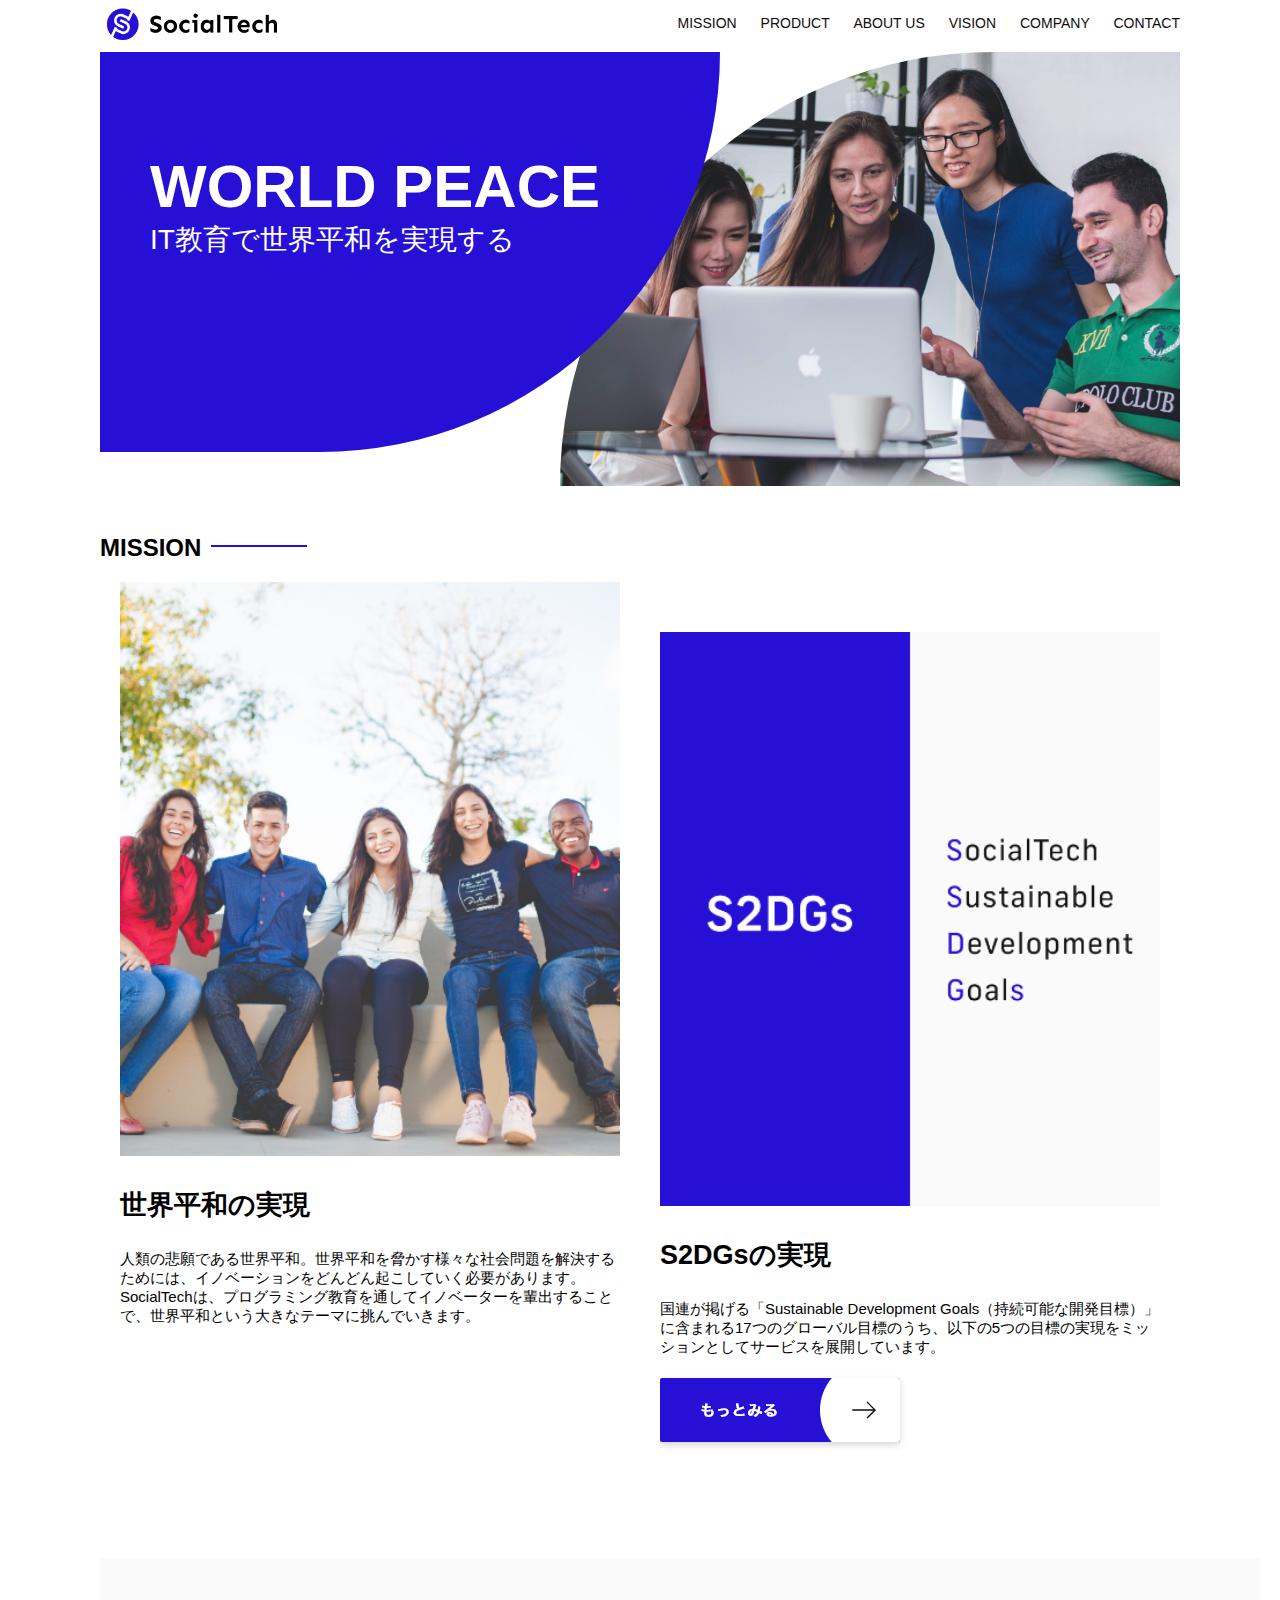
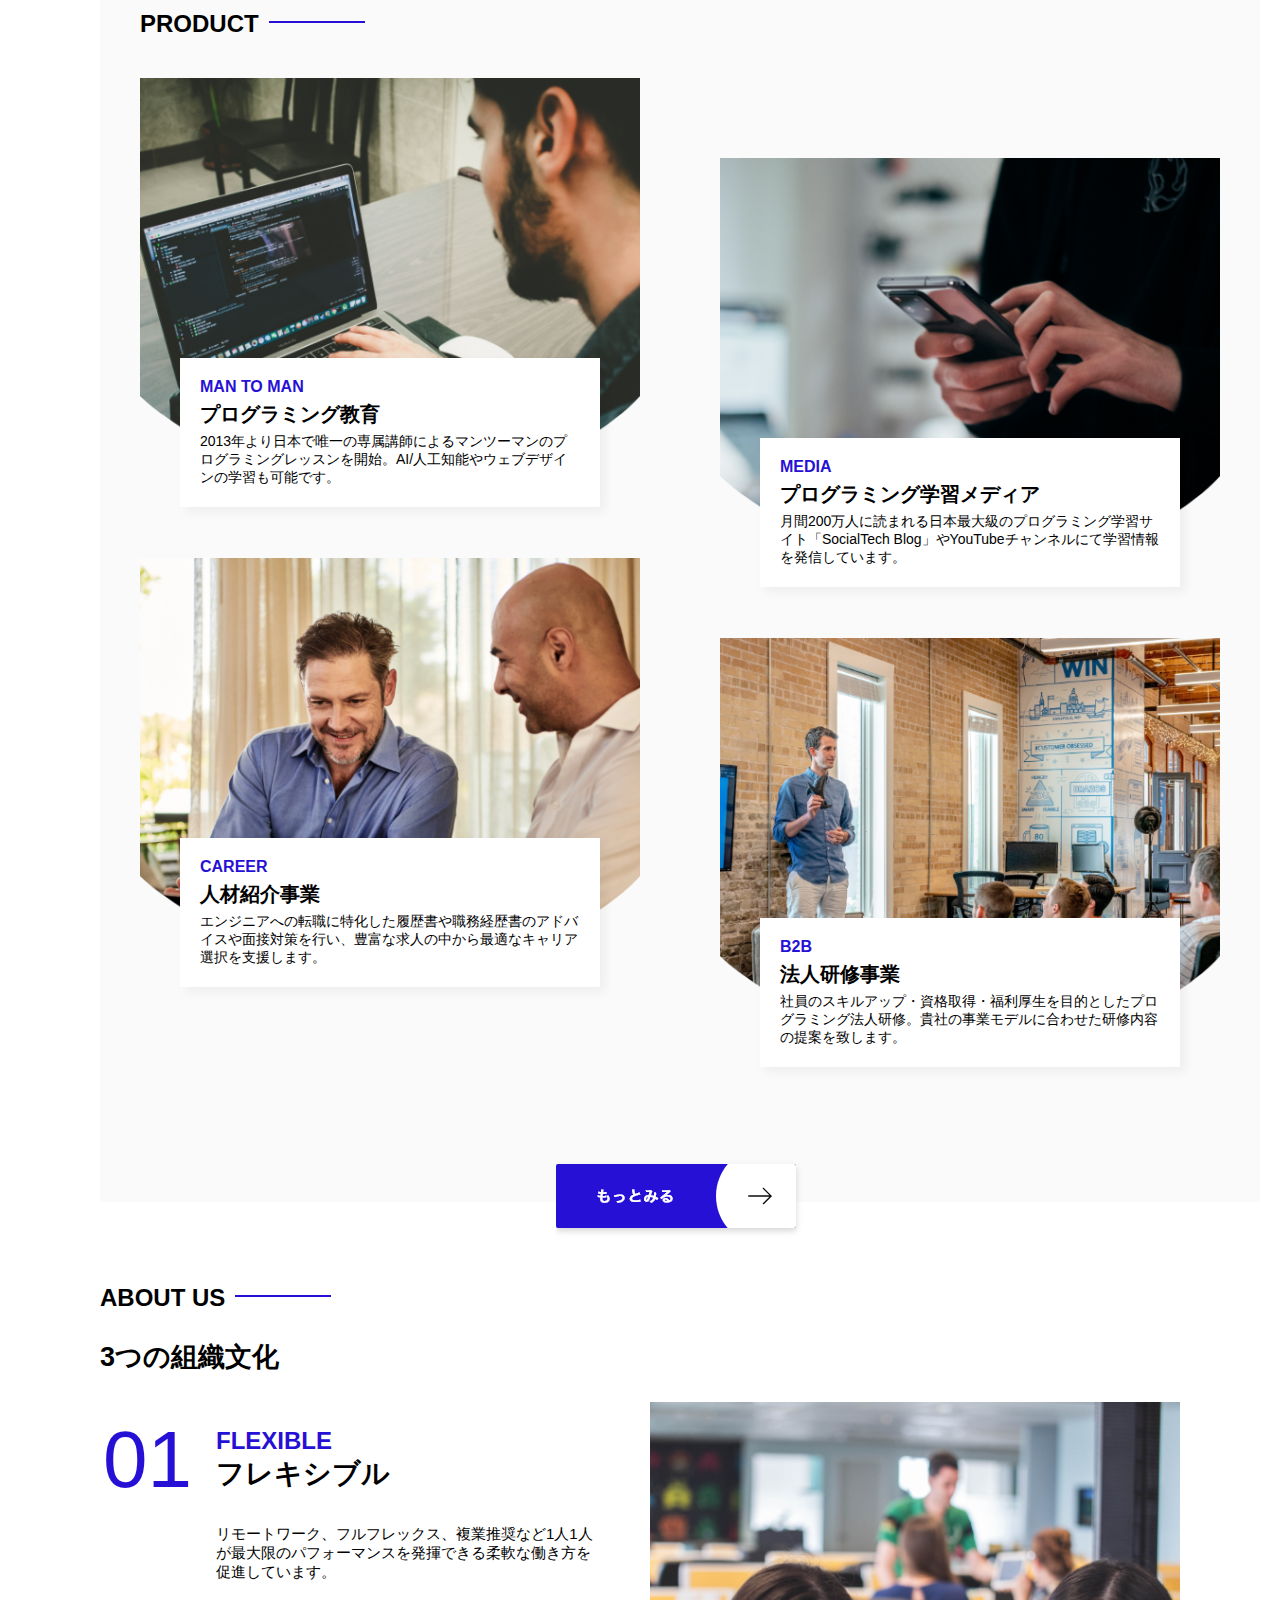
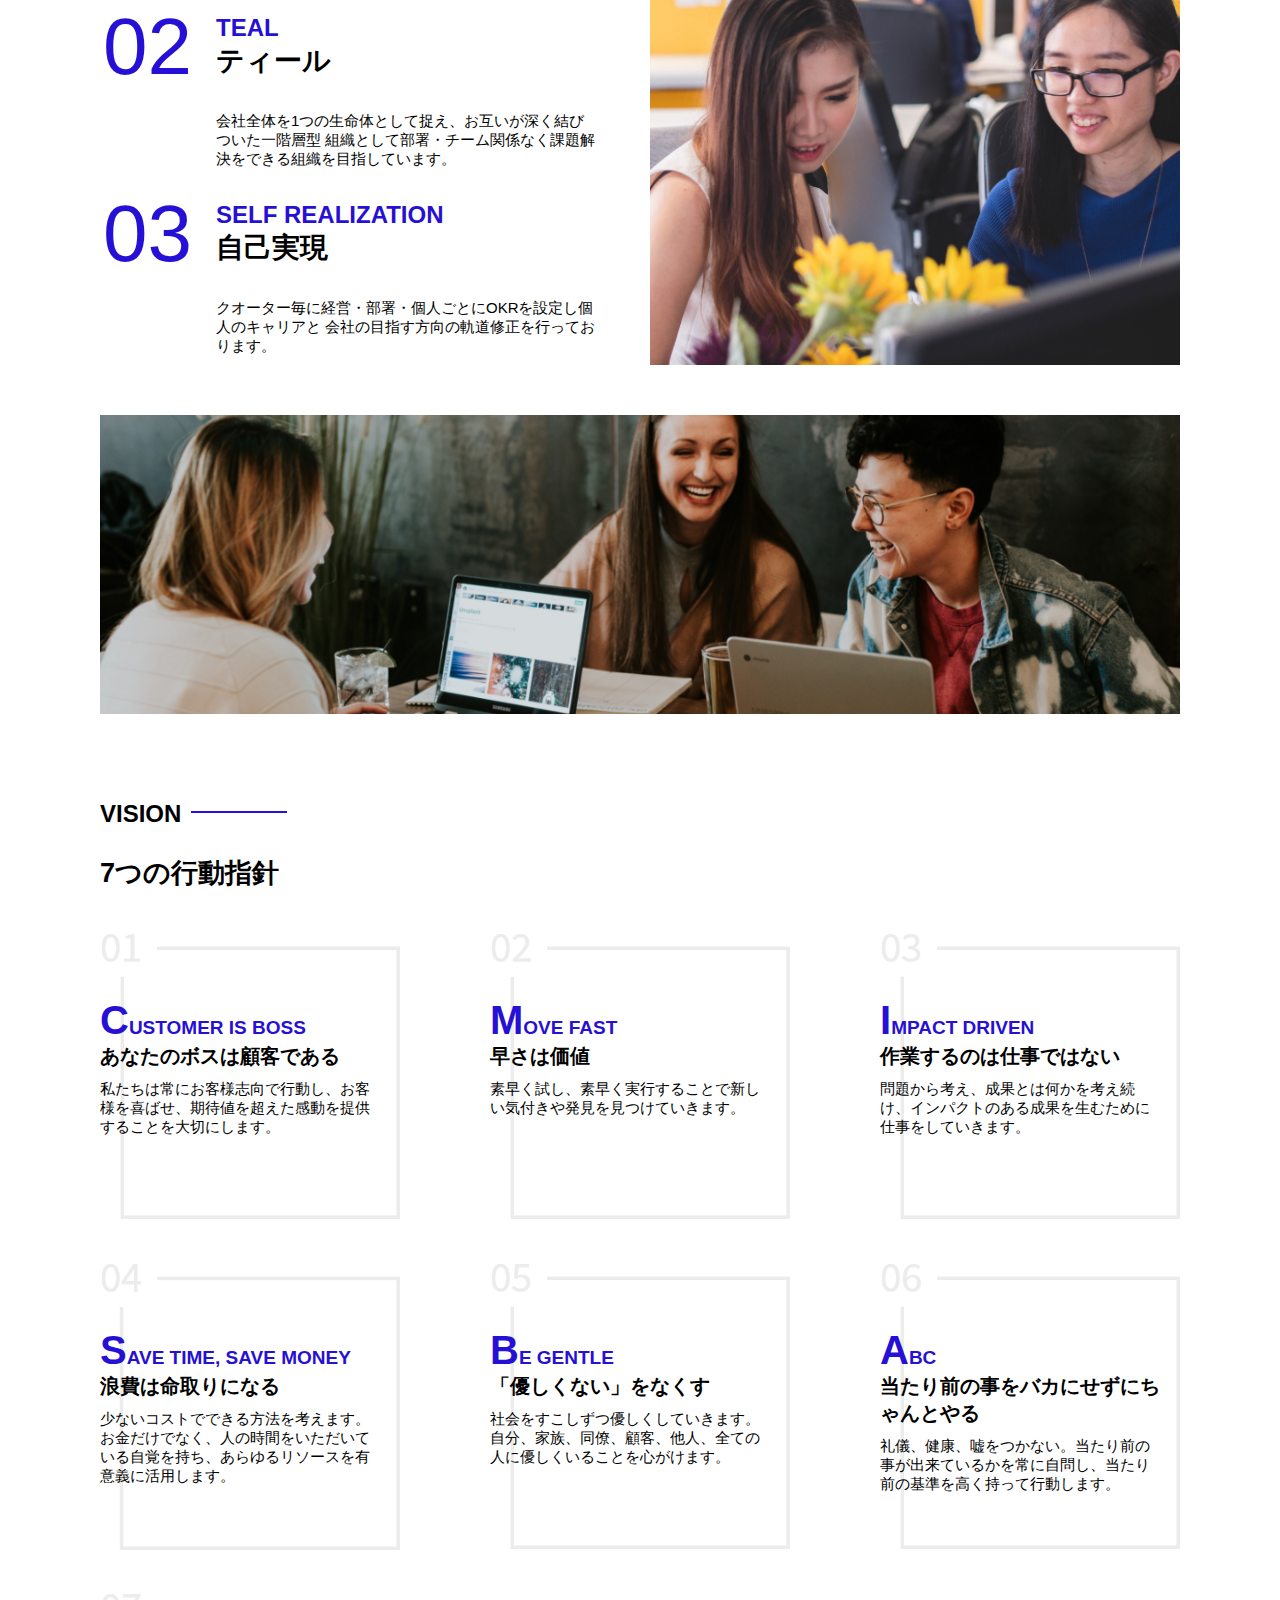
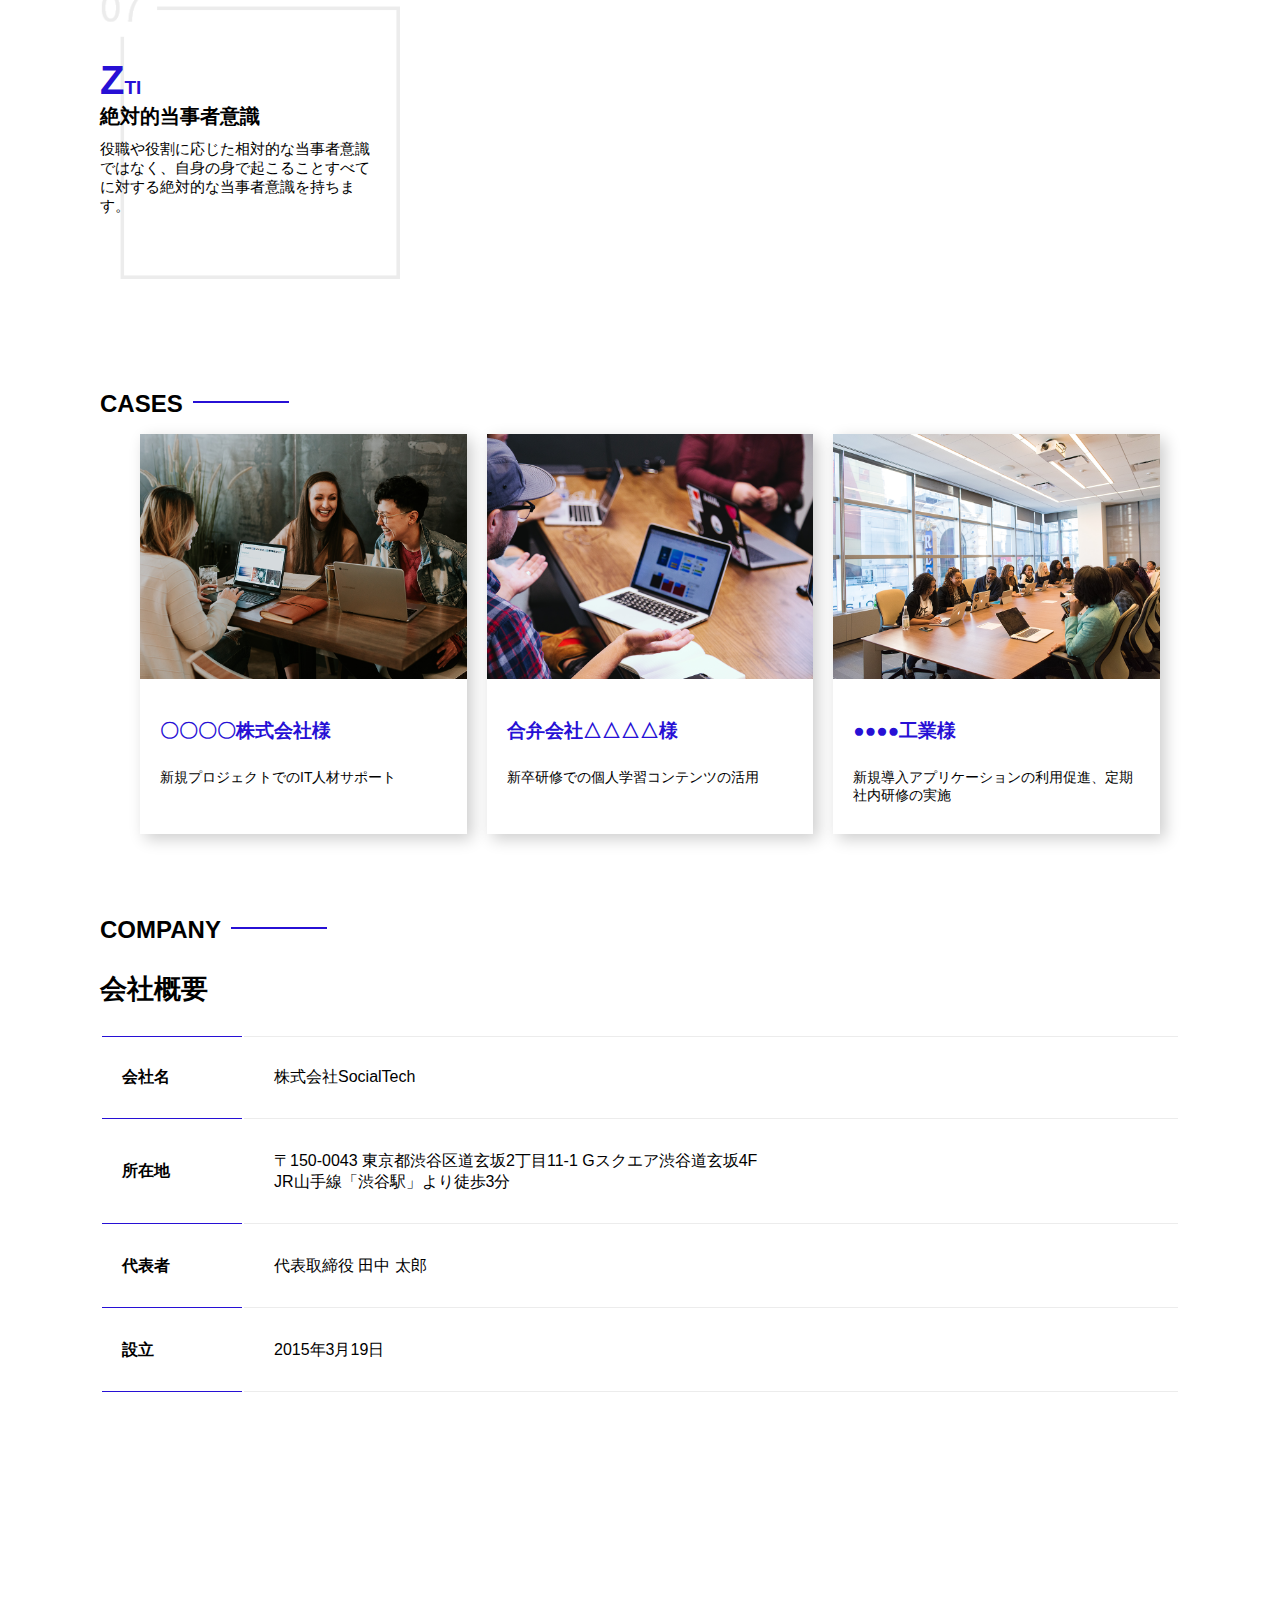
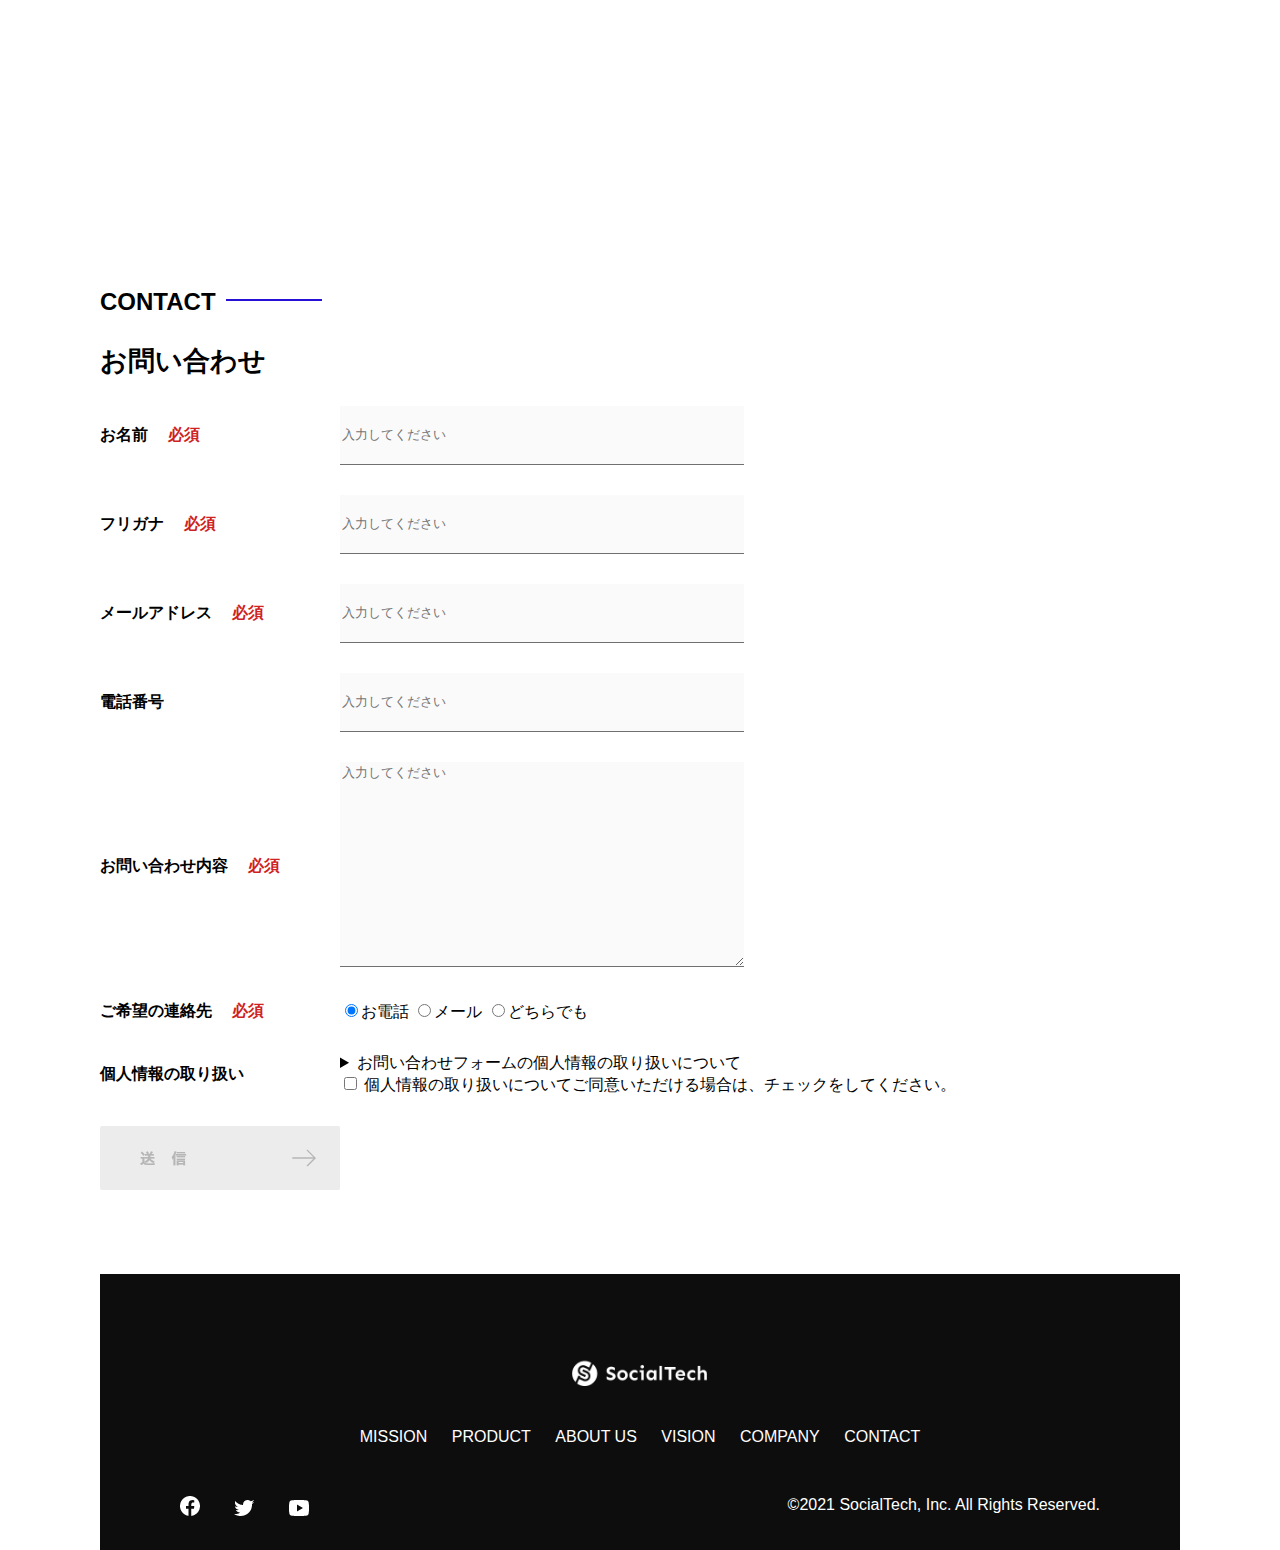
<file: index.html>
<!DOCTYPE html>
<html>

<head>
  <title>SocialTech</title>
  <meta charset="UTF-8" />
  <meta name="description" content="SocialTechはEdTech業界のリーディングカンパニーを目指します。" />
  <meta name="viewport" content="width=device-width, initial-scale=1.0" />
  <link rel="stylesheet" href="style.css" />
</head>

<body>
  <!-- ヘッダー -->
  <header>
    <!-- ロゴ -->
    <a href="index.html" id="logo"><img src="images/logo.png" alt="トップページに戻る" /></a>

    <!-- PC用ナビゲーション -->
    <nav id="nav-pc">
      <a href="mission.html">MISSION</a>
      <a href="product.html">PRODUCT</a>
      <a href="index.html#aboutus">ABOUT US</a>
      <a href="index.html#vision">VISION</a>
      <a href="index.html#company">COMPANY</a>
      <a href="index.html#contact">CONTACT</a>
    </nav>
    <!-- スマホ用メニューボタン -->
    <img id="menu-sp" src="images/button-menu.png" alt="ナビゲーションを開く"
      onclick="document.getElementById('nav-sp').style.display = 'block'">
    <!-- スマホ用ナビゲーション -->
    <nav id="nav-sp">
      <img id="close" src="images/button-close.png" alt="ナビゲーションを閉じる"
        onclick="document.getElementById('nav-sp').style.display = 'none'">
      <a id="logo-sp" href="index.html" onclick="document.getElementById('nav-sp').style.display = 'none'"><img
          src="images/logo-sp.png" alt="トップページに戻る"></a>
      <a class="menu" href="mission.html" onclick="document.getElementById('nav-sp').style.display = 'none'">MISSION</a>
      <a class="menu" href="product.html" onclick="document.getElementById('nav-sp').style.display = 'none'">PRODUCT</a>
      <a class="menu" href="index.html#aboutus" onclick="document.getElementById('nav-sp').style.display = 'none'">ABOUT
        US</a>
      <a class="menu" href="index.html#vision"
        onclick="document.getElementById('nav-sp').style.display = 'none'">VISION</a>
      <a class="menu" href="index.html#company"
        onclick="document.getElementById('nav-sp').style.display = 'none'">COMPANY</a>
      <a class="menu" href="index.html#contact"
        onclick="document.getElementById('nav-sp').style.display = 'none'">CONTACT</a>
      <div id="sns">
        <a href="https://www.facebook.com/sejuku2013"><img src="images/button-facebook.png" alt="Facebookのリンク"></a>
        <a href="https://twitter.com/samuraijuku"><img src="images/button-twitter.png" alt="Twitterのリンク"></a>
        <a href="https://www.youtube.com/channel/UCCFOQO5aDK0xXam4cUQXT8g"><img src="images/button-youtube.png"
            alt="YouTubeのリンク"></a>
      </div>
    </nav>
  </header>
  <main>
    <article>
      <!-- メインビジュアル -->
      <section id="main-visual">
        <div id="main-message">
          <h1>WORLD PEACE</h1>
          <p>IT教育で世界平和を実現する</p>
        </div>
        <img src="images/index/index-main.png" alt="PCの周りに集まる多国籍の仲間たち" />
      </section>
      <!--ミッション-->
      <section id="mission">
        <h2 class="index-h2">MISSION</h2>
        <div id="mission-flex">
          <div>
            <img id="mission-photo" src="images/index/index-mission.png" alt="屋外のベンチで写真を撮影する多国籍の仲間たち" />
            <h3>世界平和の実現</h3>
            <p>
              人類の悲願である世界平和。世界平和を脅かす様々な社会問題を解決するためには、イノベーションをどんどん起こしていく必要があります。SocialTechは、プログラミング教育を通してイノベーターを輩出することで、世界平和という大きなテーマに挑んでいきます。
            </p>
          </div>
          <div>
            <img id="s2dgs" src="images/index/s2dgs.png" alt="S2DGs" />
            <h3>S2DGsの実現</h3>
            <p>
              国連が掲げる「Sustainable Development
              Goals（持続可能な開発目標）」に含まれる17つのグローバル目標のうち、以下の5つの目標の実現をミッションとしてサービスを展開しています。
            </p>
            <a href="mission.html">
              <img src="images/button-more.png" alt="もっとみる" />
            </a>
          </div>
        </div>
      </section>
      <!-- プロダクト -->
      <section id="product">
        <h2 class="index-h2">PRODUCT</h2>
        <div>
          <div id="product-left">
            <div>
              <img class="product-photo" src="images/index/index-mantoman.png" alt="PCでコードを書く男性" />
              <div class="product-explain">
                <span>MAN TO MAN</span>
                <h3>プログラミング教育</h3>
                <p>
                  2013年より日本で唯一の専属講師によるマンツーマンのプログラミングレッスンを開始。AI/人工知能やウェブデザインの学習も可能です。
                </p>
              </div>
            </div>
            <div>
              <img class="product-photo" src="images/index/index-career.png" alt="笑顔で話し合う2人の男性" />
              <div class="product-explain">
                <span>CAREER</span>
                <h3>人材紹介事業</h3>
                <p>
                  エンジニアへの転職に特化した履歴書や職務経歴書のアドバイスや面接対策を行い、豊富な求人の中から最適なキャリア選択を支援します。
                </p>
              </div>
            </div>
          </div>
          <div id="product-right">
            <div>
              <img class="product-photo" src="images/index/index-media.png" alt="スマートフォンを操作する人" />
              <div class="product-explain">
                <span>MEDIA</span>
                <h3>プログラミング学習メディア</h3>
                <p>
                  月間200万人に読まれる日本最大級のプログラミング学習サイト「SocialTech
                  Blog」やYouTubeチャンネルにて学習情報を発信しています。
                </p>
              </div>
            </div>
            <div>
              <img class="product-photo" src="images/index/index-b2b.png" alt="講演中の男性とそれを聴く人々" />
              <div class="product-explain">
                <span>B2B</span>
                <h3>法人研修事業</h3>
                <p>
                  社員のスキルアップ・資格取得・福利厚生を目的としたプログラミング法人研修。貴社の事業モデルに合わせた研修内容の提案を致します。
                </p>
              </div>
            </div>
          </div>
        </div>
        <div>
          <a id="product-more" href="product.html">
            <img src="images/button-more.png" alt="もっとみる" />
          </a>
        </div>
      </section>
      <!---ABOUT US-->
      <section id="aboutus">
        <h2 class="index-h2">ABOUT US</h2>
        <h3>3つの組織文化</h3>
        <div>
          <table class="culture-table">
            <tr>
              <td>
                <span class="culture-num">01</span>
              </td>
              <td>
                <span class="culture-en">FLEXIBLE</span>
                <span class="culture-jp">フレキシブル</span>
              </td>
            </tr>
            <tr>
              <td>
                <!--空のセル-->
              </td>
              <td>
                <p class="culture-description">
                  リモートワーク、フルフレックス、複業推奨など1人1人が最大限のパフォーマンスを発揮できる柔軟な働き方を促進しています。
                </p>
              </td>
            </tr>
            <tr>
              <td>
                <span class="culture-num">02</span>
              </td>
              <td>
                <span class="culture-en">TEAL</span>
                <span class="culture-jp">ティール</span>
              </td>
            </tr>
            <tr>
              <td>
                <!--空のセル-->
              </td>
              <td>
                <p class="culture-description">
                  会社全体を1つの生命体として捉え、お互いが深く結びついた一階層型
                  組織として部署・チーム関係なく課題解決をできる組織を目指しています。
                </p>
              </td>
            </tr>
            <tr>
              <td>
                <span class="culture-num">03</span>
              </td>
              <td>
                <span class="culture-en">SELF REALIZATION</span>
                <span class="culture-jp">自己実現</span>
              </td>
            </tr>
            <tr>
              <td>
                <!--空のセル-->
              </td>
              <td>
                <p class="culture-description">
                  クオーター毎に経営・部署・個人ごとにOKRを設定し個人のキャリアと
                  会社の目指す方向の軌道修正を行っております。
                </p>
              </td>
            </tr>
          </table>
          <img class="culture-img" src="images/index/index-aboutus1.png" alt="笑顔で話し合う2人の女性" />
        </div>
        <img class="culture-img2" src="images/index/index-aboutus2.png" alt="笑顔で話し合う3人の男女" />
      </section>
      <!-- VISION -->
      <section id="vision">
        <h2 class="index-h2">VISION</h2>
        <h3>7つの行動指針</h3>
        <div>
          <div class="vision-box">
            <img src="images/index/vision-01.png" alt="01" />
            <span>
              <h4>CUSTOMER IS BOSS</h4>
              <h5>あなたのボスは顧客である</h5>
              <p>
                私たちは常にお客様志向で行動し、お客様を喜ばせ、期待値を超えた感動を提供することを大切にします。
              </p>
            </span>
          </div>
          <div class="vision-box">
            <img src="images/index/vision-02.png" alt="02" />
            <span>
              <h4>MOVE FAST</h4>
              <h5>早さは価値</h5>
              <p>
                素早く試し、素早く実行することで新しい気付きや発見を見つけていきます。
              </p>
            </span>
          </div>
          <div class="vision-box">
            <img src="images/index/vision-03.png" alt="03" />
            <span>
              <h4>IMPACT DRIVEN</h4>
              <h5>作業するのは仕事ではない</h5>
              <p>
                問題から考え、成果とは何かを考え続け、インパクトのある成果を生むために仕事をしていきます。
              </p>
            </span>
          </div>
          <div class="vision-box">
            <img src="images/index/vision-04.png" alt="04" />
            <span>
              <h4>SAVE TIME, SAVE MONEY</h4>
              <h5>浪費は命取りになる</h5>
              <p>
                少ないコストでできる方法を考えます。お金だけでなく、人の時間をいただいている自覚を持ち、あらゆるリソースを有意義に活用します。
              </p>
            </span>
          </div>
          <div class="vision-box">
            <img src="images/index/vision-05.png" alt="05" />
            <span>
              <h4>BE GENTLE</h4>
              <h5>「優しくない」をなくす</h5>
              <p>
                社会をすこしずつ優しくしていきます。自分、家族、同僚、顧客、他人、全ての人に優しくいることを心がけます。
              </p>
            </span>
          </div>
          <div class="vision-box">
            <img src="images/index/vision-06.png" alt="06" />
            <span>
              <h4>ABC</h4>
              <h5>当たり前の事をバカにせずにちゃんとやる</h5>
              <p>
                礼儀、健康、嘘をつかない。当たり前の事が出来ているかを常に自問し、当たり前の基準を高く持って行動します。
              </p>
            </span>
          </div>
          <div class="vision-box">
            <img src="images/index/vision-07.png" alt="07" />
            <span>
              <h4>ZTI</h4>
              <h5>絶対的当事者意識</h5>
              <p>
                役職や役割に応じた相対的な当事者意識ではなく、自身の身で起こることすべてに対する絶対的な当事者意識を持ちます。
              </p>
            </span>
          </div>
        </div>
      </section>
      <!-- CASES -->
      <section id="cases">
        <h2 class="index-h2">CASES</h2>
        <ul>
          <!-- 事例1 -->
          <li class="case-card">
            <img class="case-img" src="images/index/case-1.png" alt="仲良く語り合う3人">
            <div class="case-info">
              <h4 class="case-name">〇〇〇〇株式会社様</h4>
              <p class="case-content">新規プロジェクトでのIT人材サポート</p>
            </div>
          </li>
          <!-- 事例2 -->
          <li class="case-card">
            <img class="case-img" src="images/index/case-2.png" alt="PCでコンテンツを見る">
            <div class="case-info">
              <h4 class="case-name">合弁会社△△△△様</h4>
              <p class="case-content">新卒研修での個人学習コンテンツの活用</p>
            </div>
          </li>
          <!-- 事例3 -->
          <li class="case-card">
            <img class="case-img" src="images/index/case-3.png" alt="社内研修中の会議室">
            <div class="case-info">
              <h4 class="case-name">●●●●工業様</h4>
              <p class="case-content">新規導入アプリケーションの利用促進、定期社内研修の実施</p>
            </div>
          </li>
        </ul>
      </section>

      <!-- COMPANY -->
      <section id="company">
        <h2 class="index-h2">COMPANY</h2>
        <h3>会社概要</h3>
        <table id="company-table">
          <tr>
            <th class="tableheader-first">会社名</th>
            <td class="cell-first">株式会社SocialTech</td>
          </tr>
          <tr>
            <th class="tableheader">所在地</th>
            <td class="cell">
              〒150-0043 東京都渋谷区道玄坂2丁目11-1 Gスクエア渋谷道玄坂4F<br />JR山手線「渋谷駅」より徒歩3分
            </td>
          </tr>
          <tr>
            <th class="tableheader">代表者</th>
            <td class="cell">代表取締役 田中 太郎</td>
          </tr>
          <tr>
            <th class="tableheader">設立</th>
            <td class="cell">2015年3月19日</td>
          </tr>
        </table>
        <iframe
          src="https://www.google.com/maps/embed?pb=!1m18!1m12!1m3!1d3241.7759544892483!2d139.69399665123464!3d35.65789123876098!2m3!1f0!2f0!3f0!3m2!1i1024!2i768!4f13.1!3m3!1m2!1s0x60188caa0042e8d1%3A0xba130bea826a7aa2!2z44CSMTUwLTAwNDMg5p2x5Lqs6YO95riL6LC35Yy66YGT546E5Z2C77yS5LiB55uu77yR77yR4oiS77yR!5e0!3m2!1sja!2sjp!4v1636872991912!5m2!1sja!2sjp"
          style="border: 0" allowfullscreen="" loading="lazy">
        </iframe>
      </section>
      <!-- お問い合わせフォーム -->
      <section id="contact">
        <h2 class="index-h2">CONTACT</h2>
        <h3>お問い合わせ</h3>
        <form>
          <div>
            <div class="contact-heading">
              <label class="contact-label">お名前<span class="contact-span">必須</span></label>
            </div>
            <div class="contact-form">
              <input type="text" name="name" placeholder="入力してください" class="contact-textbox" />
            </div>
          </div>
          <div>
            <div class="contact-heading">
              <label class="contact-label">フリガナ<span class="contact-span">必須</span></label>
            </div>
            <div>
              <input type="text" name="hurigana" placeholder="入力してください" class="contact-textbox" />
            </div>
          </div>
          <div>
            <div class="contact-heading">
              <label class="contact-label">メールアドレス<span class="contact-span">必須</span></label>
            </div>
            <div>
              <input type="text" name="email" placeholder="入力してください" class="contact-textbox" />
            </div>
          </div>
          <div>
            <div class="contact-heading">
              <label class="contact-label">電話番号</label>
            </div>
            <div>
              <input type="text" name="tel" placeholder="入力してください" class="contact-textbox" />
            </div>
          </div>
          <div>
            <div class="contact-heading">
              <label class="contact-label">お問い合わせ内容<span class="contact-span">必須</span></label>
            </div>
            <div>
              <textarea class="contact-textarea" placeholder="入力してください" name="message"></textarea>
            </div>
          </div>
          <div>
            <div class="contact-heading">
              <label class="contact-label">ご希望の連絡先<span class="contact-span">必須</span></label>
            </div>
            <div>
              <input class="radiobutton" type="radio" value="tel" name="contact" checked /><label>お電話</label>
              <input class="radiobutton" type="radio" value="mail" name="contact" /><label>メール</label>
              <input class="radiobutton" type="radio" value="both" name="contact" /><label>どちらでも</label>
            </div>
          </div>
          <div>
            <div class="contact-heading">
              <label class="contact-label">個人情報の取り扱い</label>
            </div>
            <div>
              <details>
                <summary>
                  お問い合わせフォームの個人情報の取り扱いについて
                </summary>
                <div>
                  <span>１．組織の名称又は氏名</span><br />
                  株式会社SocialTech<br /><br />
                  <span>２．個人情報保護管理者（若しくはその代理人）の氏名又は職名、所属及び連絡先
                    鈴木 一郎 コーポレート部</span><br />
                  メールアドレス：support@socialtech.net<br />
                  TEL：03-xxxx-xxxx<br />
                  <span>３．個人情報の利用目的</span><br />
                  ・本サービス及び本サービスに関連する情報の提供又はそれらに関する連絡のため<br />
                  ・ユーザーの本人確認のため<br />
                  ・当社サービスのご案内のため<br />
                  ・当社の商品等の広告または宣伝（電子メールによるものを含むものとします。）<br /><br />
                  <span>４．個人情報の取り扱い業務の委託</span><br />
                  個人情報の取扱業務の全部または一部を外部に業務委託する場合があります。<br />
                  その際、弊社は、個人情報を適切に保護できる管理体制を敷き実行していることを条件として<br />
                  委託先を厳選したうえで、機密保持契約を委託先と締結し、お客様の個人情報を厳密に管理させます。<br /><br />
                  <span>５．個人情報の開示等の請求</span><br />
                  お客様は、弊社に対してご自身の個人情報の開示等（利用目的の通知、開示、内容の訂正・追加・削除、利用の停止または消去、第三者への提供の停止）に関して、当社問合わせ窓口に申し出ることができます。<br />
                  その際、弊社はお客様ご本人を確認させていただいたうえで、合理的な期間内に対応いたします。<br /><br />
                  なお、個人情報に関する弊社問合わせ先は、次の通りです。<br /><br />
                  株式会社SocialTech　個人情報問合せ窓口<br />
                  〒150-0043　東京都渋谷区道玄坂2丁目11-1 Ｇスクエア渋谷道玄坂
                  4F<br />
                  メールアドレス：support@socialtech.net　TEL：03-xxxx-xxxx<br /><br />
                  <span>６．個人情報を提供されることの任意性について</span><br /><br />
                  お客様がご自身の個人情報を弊社に提供されるか否かは、お客様のご判断によりますが、もしご提供されない場合には、適切なサービスが提供できない場合がありますので予めご了承ください。
                </div>
              </details>
              <input type="checkbox" name="agree" />
              <span>個人情報の取り扱いについてご同意いただける場合は、チェックをしてください。</span>
            </div>
          </div>
          <input type="image" value="Submit" src="images/button-submit.png" alt="送信する" />
        </form>
      </section>
    </article>
    <footer>
      <div id="footer-logo">
        <img src="images/logo-sp.png" alt="SocialTech" />
      </div>
      <div id="footer-link">
        <a href="mission.html">MISSION</a>
        <a href="product.html">PRODUCT</a>
        <a href="index.html#aboutus">ABOUT US</a>
        <a href="index.html#vision">VISION</a>
        <a href="index.html#company">COMPANY</a>
        <a href="index.html#contact">CONTACT</a>
      </div>
      <div id="sns-footer">
        <a href="https://www.facebook.com/sejuku2013"><img src="images/button-facebook.png" alt="Facebookのリンク" /></a>
        <a href="https://twitter.com/samuraijuku"><img src="images/button-twitter.png" alt="Twitterのリンク" /></a>
        <a href="https://www.youtube.com/channel/UCCFOQO5aDK0xXam4cUQXT8g"><img src="images/button-youtube.png"
            alt="YouTubeのリンク" /></a>
        <span id="copyright">&copy;2021 SocialTech, Inc. All Rights Reserved.
        </span>
      </div>
    </footer>
  </main>
</body>

</html>
</file>
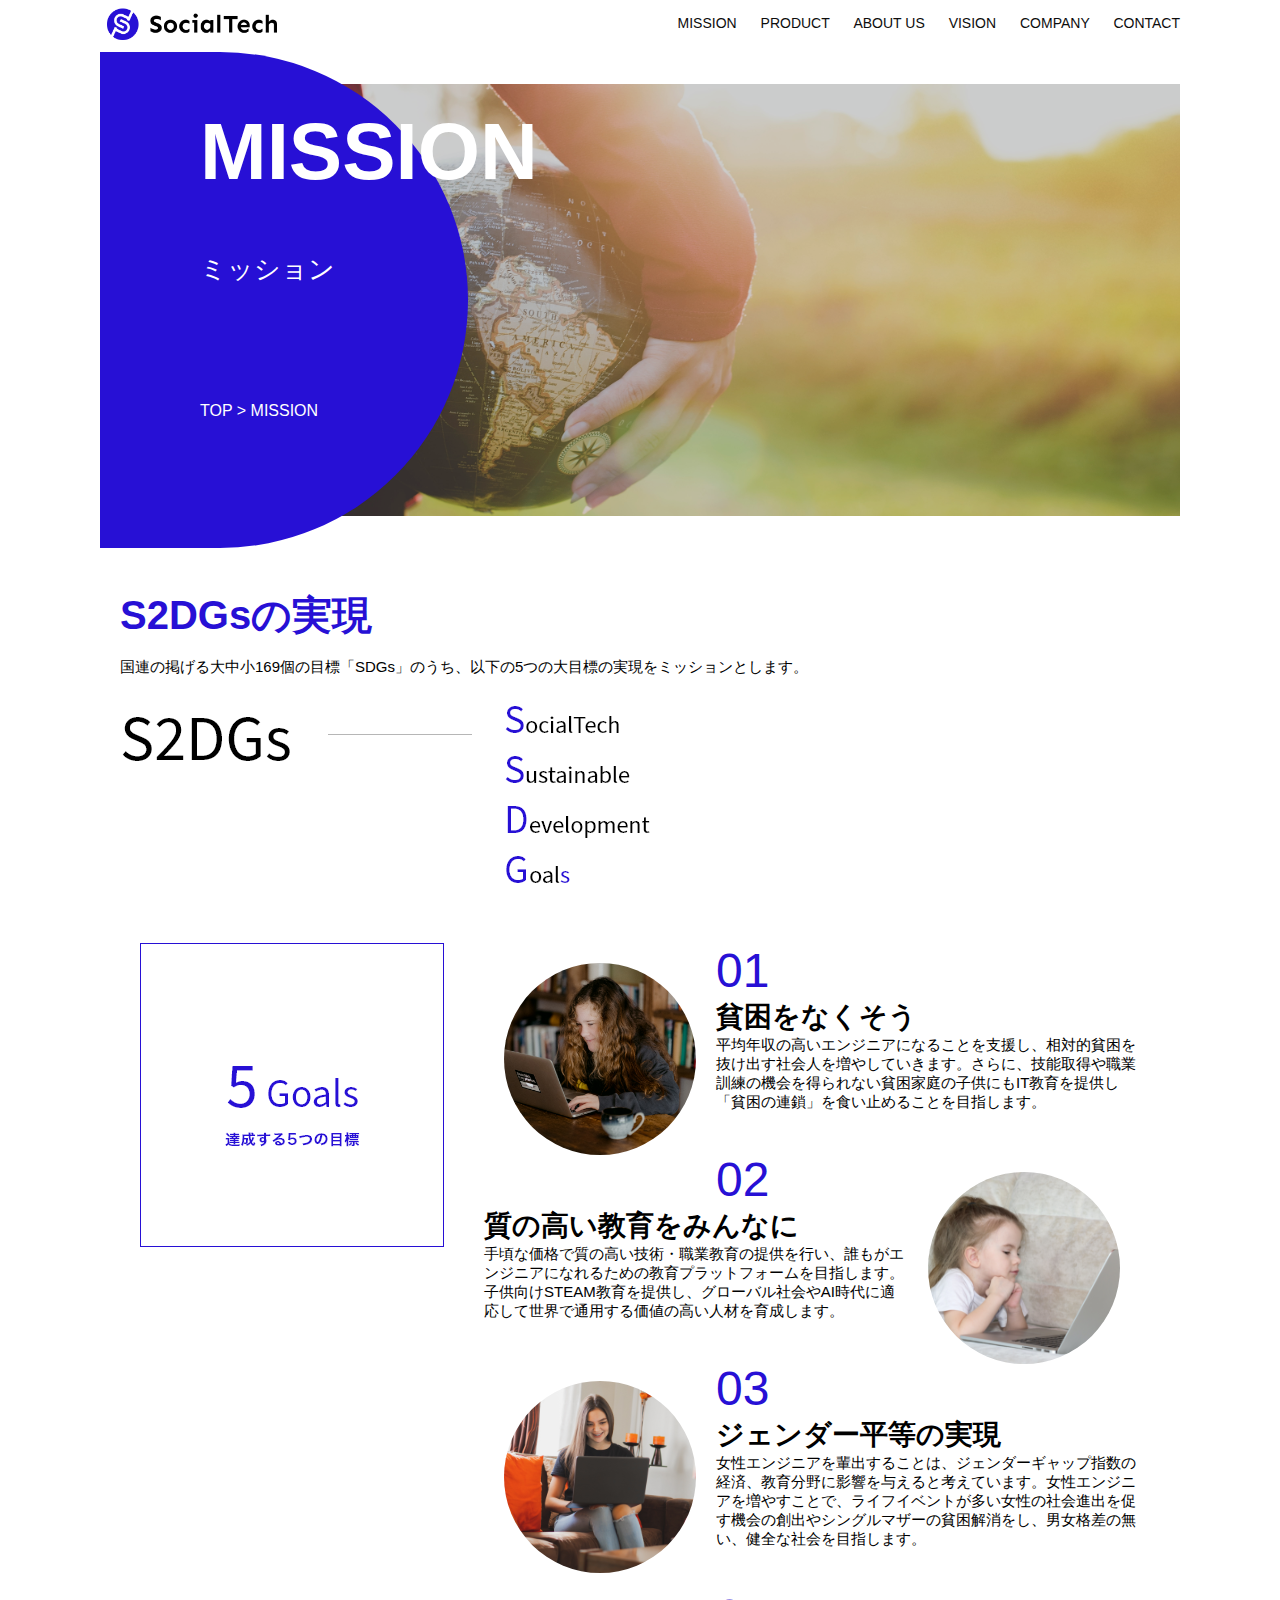
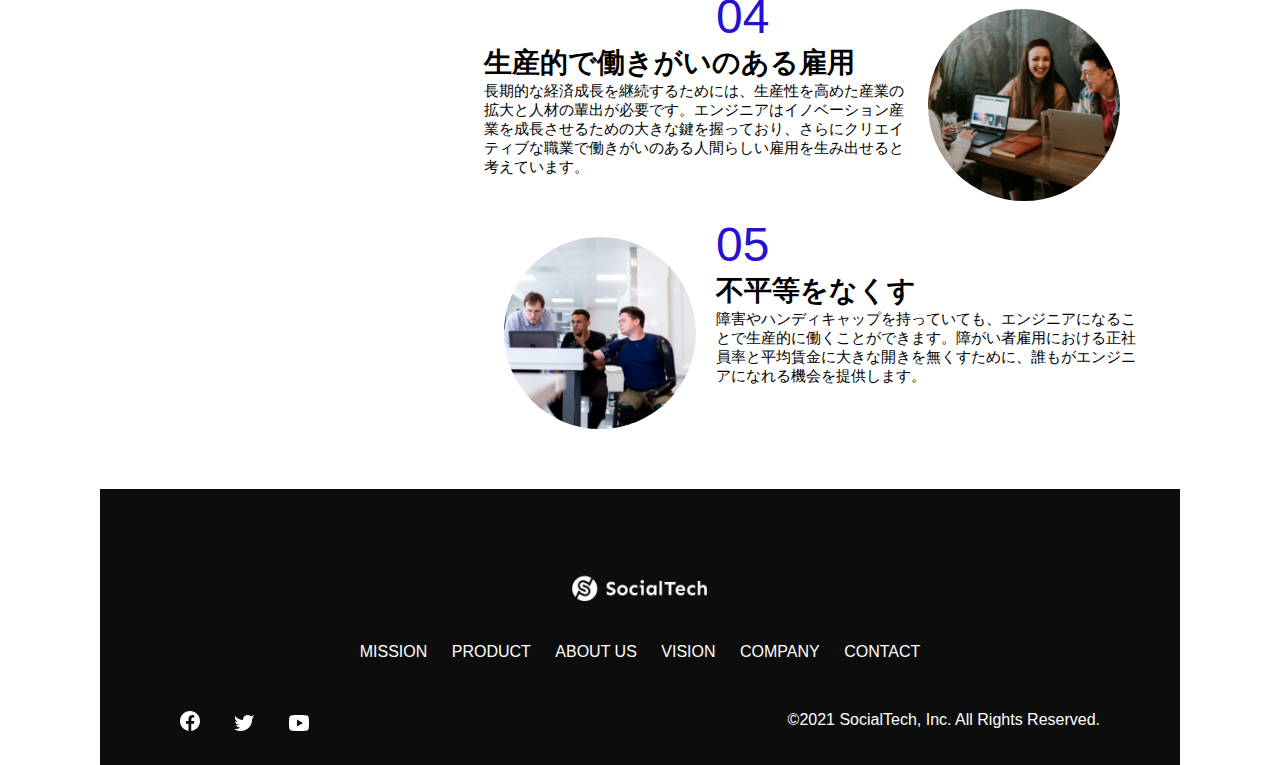
<file: mission.html>
<!DOCTYPE html>
  <html>
  <head>
    <title>SocialTech - MISSION ミッション -</title>
    <meta charset="UTF-8">
    <meta name="description" content="SocialTechが目指す5つの目標（S2DGs）を紹介します">
    <meta name="viewport" content="width=device-width, initial-scale=1.0">
    <link rel="stylesheet" href="style.css">
  </head>
 
  <body>
    <!-- ヘッダー -->
    <header>
      <!-- ロゴ -->
      <a href="index.html" id="logo"><img src="images/logo.png" alt="トップページに戻る"></a>
  
      <!-- PC用ナビゲーション -->
      <nav id="nav-pc">
        <a href="mission.html">MISSION</a>
        <a href="product.html">PRODUCT</a>
        <a href="index.html#aboutus">ABOUT US</a>
        <a href="index.html#vision">VISION</a>
        <a href="index.html#company">COMPANY</a>
        <a href="index.html#contact">CONTACT</a>
      </nav>
  
      <!-- スマホ用メニューボタン -->
      <img id="menu-sp" src="images/button-menu.png" alt="ナビゲーションを開く" onclick="document.getElementById('nav-sp').style.display = 'block'">
  
      <!-- スマホ用ナビゲーション -->
      <nav id="nav-sp">
        <img id="close" src="images/button-close.png" alt="ナビゲーションを閉じる" onclick="document.getElementById('nav-sp').style.display = 'none'">
        <a id="logo-sp" href="index.html" onclick="document.getElementById('nav-sp').style.display = 'none'"><img
            src="images/logo-sp.png" alt="トップページに戻る"></a>
        <a class="menu" href="mission.html" onclick="document.getElementById('nav-sp').style.display = 'none'">MISSION</a>
        <a class="menu" href="product.html" onclick="document.getElementById('nav-sp').style.display = 'none'">PRODUCT</a>
        <a class="menu" href="index.html#aboutus" onclick="document.getElementById('nav-sp').style.display = 'none'">ABOUT
          US</a>
        <a class="menu" href="index.html#vision"
          onclick="document.getElementById('nav-sp').style.display = 'none'">VISION</a>
        <a class="menu" href="index.html#company"
          onclick="document.getElementById('nav-sp').style.display = 'none'">COMPANY</a>
        <a class="menu" href="index.html#contact"
          onclick="document.getElementById('nav-sp').style.display = 'none'">CONTACT</a>
        <div id="sns">
          <a href="https://www.facebook.com/sejuku2013"><img src="images/button-facebook.png" alt="Facebookのリンク"></a>
          <a href="https://twitter.com/samuraijuku"><img src="images/button-twitter.png" alt="Twitterのリンク"></a>
          <a href="https://www.youtube.com/channel/UCCFOQO5aDK0xXam4cUQXT8g"><img src="images/button-youtube.png" alt="YouTubeのリンク"></a>
        </div>
      </nav>
    </header>
    <main>
      <article>
        <section id="mission-main">
            <div id="mission-title">
              <h1>MISSION</h1>
              <span>ミッション</span>
              <div>TOP > MISSION</div>
            </div>
          </section>
          <section id="mission-s2dgs">
            <h2 class="mission-h2">S2DGsの実現</h2>
            <p>国連の掲げる大中小169個の目標「SDGs」のうち、以下の5つの大目標の実現をミッションとします。</p>
            <img src="images/mission/mission-s2dgs.png" alt="S2DGs">
          </section>
          <section id="mission-5goals">
            <div>
              <img id="s2dgs-image" src="images/mission/mission-5goals.png" alt="5Goals">
            </div>
            <div>
                <div>
                  <img class="fivegoals-image-left" src="images/mission/mission-5goals01.png" alt="PCを操作する女の子">
                  <span class="fivegoals-number">01</span>
                  <h3 class="fivegoals-h3">貧困をなくそう</h3>
                  <p class="fivegoals-p">
                    平均年収の高いエンジニアになることを支援し、相対的貧困を抜け出す社会人を増やしていきます。さらに、技能取得や職業訓練の機会を得られない貧困家庭の子供にもIT教育を提供し「貧困の連鎖」を食い止めることを目指します。
                  </p>
                </div>
        
                <div>
                  <img class="fivegoals-image-right" src="images/mission/mission-5goals02.png" alt="PCを見つめる小さい女の子">
                  <span class="fivegoals-number">02</span>
                  <h3 class="fivegoals-h3">質の高い教育をみんなに</h3>
                  <p class="fivegoals-p">
                    手頃な価格で質の高い技術・職業教育の提供を行い、誰もがエンジニアになれるための教育プラットフォームを目指します。子供向けSTEAM教育を提供し、グローバル社会やAI時代に適応して世界で通用する価値の高い人材を育成します。
                  </p>
                </div>
        
                <div>
                  <img class="fivegoals-image-left" src="images/mission/mission-5goals03.png" alt="PCを操作する女性">
                  <span class="fivegoals-number">03</span>
                  <h3 class="fivegoals-h3">ジェンダー平等の実現</h3>
                  <p class="fivegoals-p">
                    女性エンジニアを輩出することは、ジェンダーギャップ指数の経済、教育分野に影響を与えると考えています。女性エンジニアを増やすことで、ライフイベントが多い女性の社会進出を促す機会の創出やシングルマザーの貧困解消をし、男女格差の無い、健全な社会を目指します。
                  </p>
                </div>
        
                <div>
                  <img class="fivegoals-image-right" src="images/mission/mission-5goals04.png" alt="笑顔で話し合う3人の男女">
                  <span class="fivegoals-number">04</span>
                  <h3 class="fivegoals-h3">生産的で働きがいのある雇用</h3>
                  <p class="fivegoals-p">
                    長期的な経済成長を継続するためには、生産性を高めた産業の拡大と人材の輩出が必要です。エンジニアはイノベーション産業を成長させるための大きな鍵を握っており、さらにクリエイティブな職業で働きがいのある人間らしい雇用を生み出せると考えています。
                  </p>
                </div>
        
                <div>
                  <img class="fivegoals-image-left" src="images/mission/mission-5goals05.png" alt="障害を持つ男性が生き生きと働く様子">
                  <span class="fivegoals-number">05</span>
                  <h3 class="fivegoals-h3">不平等をなくす</h3>
                  <p class="fivegoals-p">
                    障害やハンディキャップを持っていても、エンジニアになることで生産的に働くことができます。障がい者雇用における正社員率と平均賃金に大きな開きを無くすために、誰もがエンジニアになれる機会を提供します。
                  </p>
                </div>
          </section>
      </article>
      <footer>
        <div id="footer-logo">
          <img src="images/logo-sp.png" alt="SocialTech">
        </div>
        <div id="footer-link">
          <a href="mission.html">MISSION</a>
          <a href="product.html">PRODUCT</a>
          <a href="index.html#aboutus">ABOUT US</a>
          <a href="index.html#vision">VISION</a>
          <a href="index.html#company">COMPANY</a>
          <a href="index.html#contact">CONTACT</a>
        </div>
        <div id="sns-footer">
          <a href="https://www.facebook.com/sejuku2013"><img src="images/button-facebook.png" alt="Facebookのリンク"></a>
          <a href="https://twitter.com/samuraijuku"><img src="images/button-twitter.png" alt="Twitterのリンク"></a>
          <a href="https://www.youtube.com/channel/UCCFOQO5aDK0xXam4cUQXT8g"><img src="images/button-youtube.png" alt="YouTubeのリンク"></a>
          <span id="copyright">&copy;2021 SocialTech, Inc. All Rights Reserved. </span>
        </div>
      </footer>
    </main>
  </body>
 
  </html>
</file>
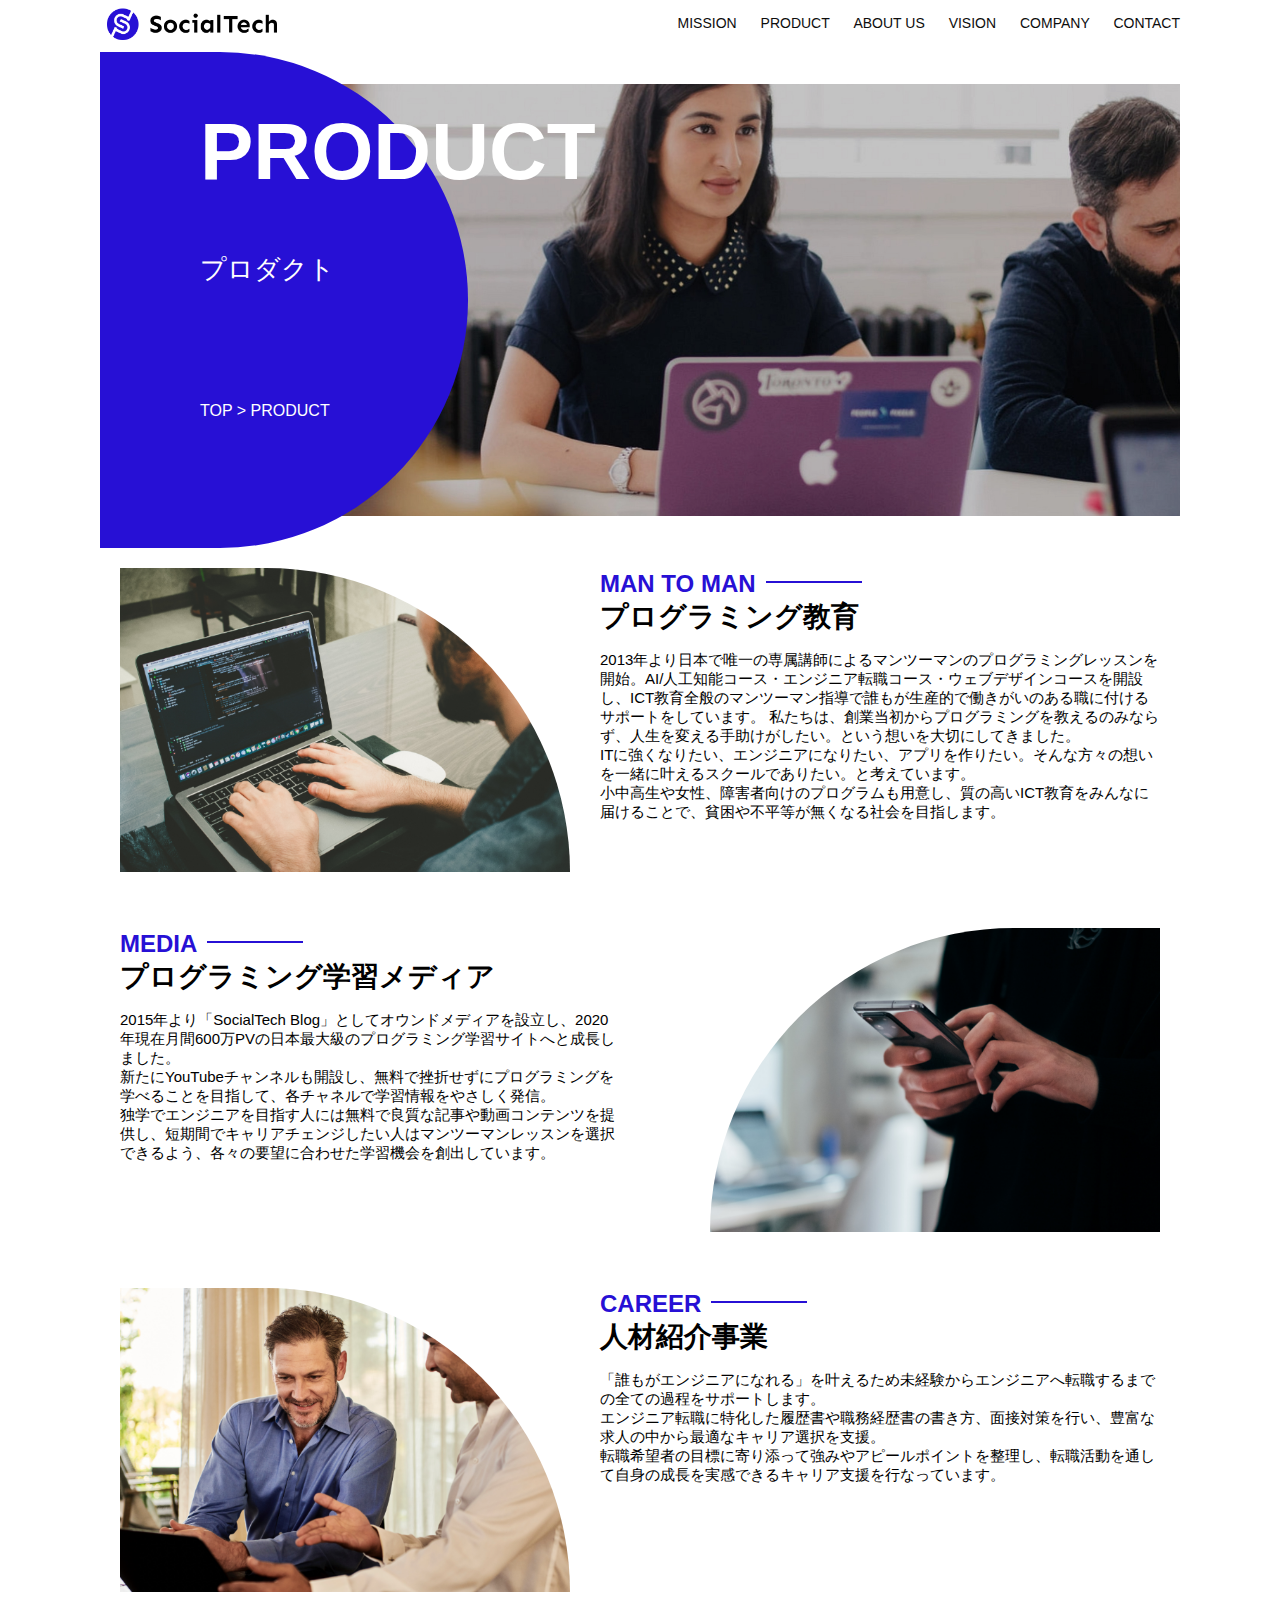
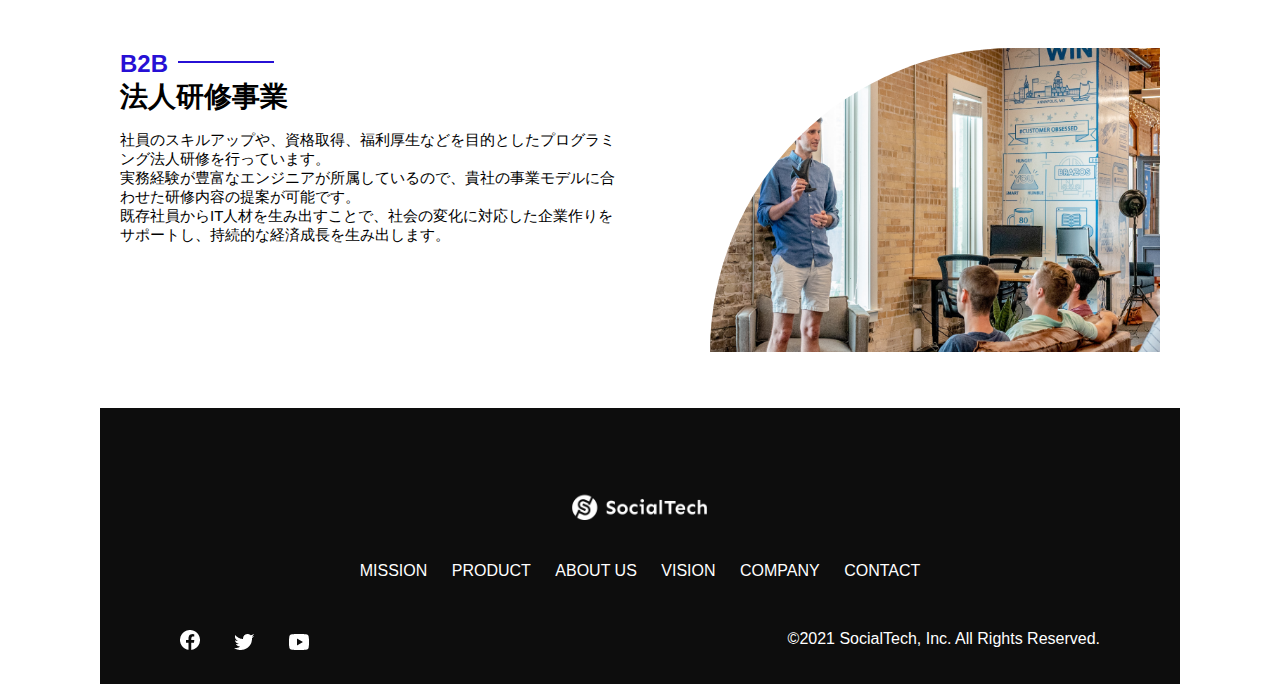
<file: product.html>
<!DOCTYPE html>
  <html>
  <head>
    <title>SocialTech -PRODUCT プロダクト-</title>
    <meta charset="UTF-8">
    <meta name="description" content="SocialTechの4つのプロダクトを紹介します">
    <meta name="viewport" content="width=device-width, initial-scale=1.0">
    <link rel="stylesheet" href="style.css">
  </head>
  
  <body>
    <!-- ヘッダー -->
    <header>
      <!-- ロゴ -->
      <a href="index.html" id="logo"><img src="images/logo.png" alt="トップページに戻る"></a>
  
      <!-- PC用ナビゲーション -->
      <nav id="nav-pc">
        <a href="mission.html">MISSION</a>
        <a href="product.html">PRODUCT</a>
        <a href="index.html#aboutus">ABOUT US</a>
        <a href="index.html#vision">VISION</a>
        <a href="index.html#company">COMPANY</a>
        <a href="index.html#contact">CONTACT</a>
      </nav>
  
      <!-- スマホ用メニューボタン -->
      <img id="menu-sp" src="images/button-menu.png" alt="ナビゲーションを開く" onclick="document.getElementById('nav-sp').style.display = 'block'">
  
      <!-- スマホ用ナビゲーション -->
      <nav id="nav-sp">
        <img id="close" src="images/button-close.png" alt="ナビゲーションを閉じる" onclick="document.getElementById('nav-sp').style.display = 'none'">
        <a id="logo-sp" href="index.html" onclick="document.getElementById('nav-sp').style.display = 'none'"><img
            src="images/logo-sp.png" alt="トップページに戻る"></a>
        <a class="menu" href="mission.html" onclick="document.getElementById('nav-sp').style.display = 'none'">MISSION</a>
        <a class="menu" href="product.html" onclick="document.getElementById('nav-sp').style.display = 'none'">PRODUCT</a>
        <a class="menu" href="index.html#aboutus" onclick="document.getElementById('nav-sp').style.display = 'none'">ABOUT
          US</a>
        <a class="menu" href="index.html#vision"
          onclick="document.getElementById('nav-sp').style.display = 'none'">VISION</a>
        <a class="menu" href="index.html#company"
          onclick="document.getElementById('nav-sp').style.display = 'none'">COMPANY</a>
        <a class="menu" href="index.html#contact"
          onclick="document.getElementById('nav-sp').style.display = 'none'">CONTACT</a>
        <div id="sns">
          <a href="https://www.facebook.com/sejuku2013"><img src="images/button-facebook.png" alt="Facebookのリンク"></a>
          <a href="https://twitter.com/samuraijuku"><img src="images/button-twitter.png" alt="Twitterのリンク"></a>
          <a href="https://www.youtube.com/channel/UCCFOQO5aDK0xXam4cUQXT8g"><img src="images/button-youtube.png" alt="YouTubeのリンク"></a>
        </div>
      </nav>
    </header>
    <main>
      <article>
        <section id="product-main">
            <div id="product-title">
              <h1>PRODUCT</h1>
              <span>プロダクト</span>
              <div>TOP > PRODUCT</div>
            </div>
          </section>
          <section class="product-section1">
            <img src="images/product/product-mantoman.png" alt="PCでコードを書く男性">
            <div>
              <h2 class="product-h2">MAN TO MAN</h2>
              <h3 class="product-h3">プログラミング教育</h3>
              <p>
                2013年より日本で唯一の専属講師によるマンツーマンのプログラミングレッスンを開始。AI/人工知能コース・エンジニア転職コース・ウェブデザインコースを開設し、ICT教育全般のマンツーマン指導で誰もが生産的で働きがいのある職に付けるサポートをしています。
                私たちは、創業当初からプログラミングを教えるのみならず、人生を変える手助けがしたい。という想いを大切にしてきました。<br>ITに強くなりたい、エンジニアになりたい、アプリを作りたい。そんな方々の想いを一緒に叶えるスクールでありたい。と考えています。<br>小中高生や女性、障害者向けのプログラムも用意し、質の高いICT教育をみんなに届けることで、貧困や不平等が無くなる社会を目指します。
              </p>
            </div>
          </section>
          <section class="product-section2">
            <div>
              <h2 class="product-h2">MEDIA</h2>
              <h3 class="product-h3">プログラミング学習メディア</h3>
              <p>2015年より「SocialTech
                Blog」としてオウンドメディアを設立し、2020年現在月間600万PVの日本最大級のプログラミング学習サイトへと成長しました。<br>新たにYouTubeチャンネルも開設し、無料で挫折せずにプログラミングを学べることを目指して、各チャネルで学習情報をやさしく発信。<br>独学でエンジニアを目指す人には無料で良質な記事や動画コンテンツを提供し、短期間でキャリアチェンジしたい人はマンツーマンレッスンを選択できるよう、各々の要望に合わせた学習機会を創出しています。
              </p>
            </div>
            <img src="images/product/product-media.png" alt="スマートフォンを操作する人">
          </section>
          <section class="product-section1">
            <img src="images/product/product-career.png" alt="笑顔で話し合う2人の男性">
            <div>
              <h2 class="product-h2">CAREER</h2>
              <h3 class="product-h3">人材紹介事業</h3>
              <p>
                「誰もがエンジニアになれる」を叶えるため未経験からエンジニアへ転職するまでの全ての過程をサポートします。<br>エンジニア転職に特化した履歴書や職務経歴書の書き方、面接対策を行い、豊富な求人の中から最適なキャリア選択を支援。<br>転職希望者の目標に寄り添って強みやアピールポイントを整理し、転職活動を通して自身の成長を実感できるキャリア支援を行なっています。<br>
              </p>
            </div>
          </section>
          <section class="product-section2">
            <div>
              <h2 class="product-h2">B2B</h2>
              <h3 class="product-h3">法人研修事業</h3>
              <p>
                社員のスキルアップや、資格取得、福利厚生などを目的としたプログラミング法人研修を行っています。<br>実務経験が豊富なエンジニアが所属しているので、貴社の事業モデルに合わせた研修内容の提案が可能です。<br>既存社員からIT人材を生み出すことで、社会の変化に対応した企業作りをサポートし、持続的な経済成長を生み出します。
              </p>
            </div>
            <img src="images/product/product-b2b.png" alt="講演中の男性とそれを聴く人々">
          </section>
      </article>
      <footer>
        <div id="footer-logo">
          <img src="images/logo-sp.png" alt="SocialTech">
        </div>
        <div id="footer-link">
          <a href="mission.html">MISSION</a>
          <a href="product.html">PRODUCT</a>
          <a href="index.html#aboutus">ABOUT US</a>
          <a href="index.html#vision">VISION</a>
          <a href="index.html#company">COMPANY</a>
          <a href="index.html#contact">CONTACT</a>
        </div>
        <div id="sns-footer">
          <a href="https://www.facebook.com/sejuku2013"><img src="images/button-facebook.png" alt="Facebookのリンク"></a>
          <a href="https://twitter.com/samuraijuku"><img src="images/button-twitter.png" alt="Twitterのリンク"></a>
          <a href="https://www.youtube.com/channel/UCCFOQO5aDK0xXam4cUQXT8g"><img src="images/button-youtube.png" alt="YouTubeのリンク"></a>
          <span id="copyright">&copy;2021 SocialTech, Inc. All Rights Reserved. </span>
        </div>
      </footer>
    </main>
  </body>
  
  </html>
</file>
<file: style.css>
/* PC、スマホ共通スタイル */
body {
  font-family: "Source Sans Pro", "Hiragino Kaku Gothic ProN", Meiryo, Arial,
    sans-serif;
}

p {
  font-size: 15px;
}

/*================
PC用のスタイル 
=================*/
@media screen and (min-width: 768px) {
/* 横幅設定 */
body {
  max-width: 1080px;
  min-width: 900px;
  margin: 0 auto 0 auto;
}

/* ヘッダー */
header {
  display: flex;
  justify-content: space-between;
}

/* ナビゲーションのレイアウト */
#nav-pc {
  font-size: 14px;
  padding-top: 15px;
}

/* ナビゲーションのリンクの装飾設定 */
#nav-pc>a {
  text-decoration: none;
  margin-left: 20px;
}

#nav-pc>a:link {
  color: #0d0d0d;
}

#nav-pc>a:visited {
  color: #0d0d0d;
}

#nav-pc>a:hover {
  color: #0d0d0d;
  text-decoration: underline;
}

#nav-pc>a:active {
  color: #0d0d0d;
}

/* スマホ用ナビを非表示 */
#nav-sp,
#menu-sp {
  display: none;
}

/* メインビジュアル*/
#main-visual {
  position: relative;
  height: 400px;
}

#main-message {
  position: absolute;
  top: 0;
  left: 0;
  background-color: #2710d5;
  color: #ffffff;
  border-radius: 0 0 476px 0;
  max-width: 620px;
  height: 100%;
  width: 100%;
  z-index: 11;
}

#main-message>h1 {
  font-size: 60px;
  font-weight: bold;
  margin: 100px 0 0 50px;
}

#main-message>p {
  font-size: 28px;
  margin: 0 0 0 50px;
}

#main-visual>img {
  max-width: 620px;
  border-radius: 476px 0 0 0;
  position: absolute;
  top: 0;
  right: 0;
  z-index: 10;
}

/* 見出し */
h2 {
  margin: 40px 0 0 0;
}

h2::after {
  content: url("images/line.png");
  margin-left: 10px;
}

h3 {
  font-size: 27px;
}

/* ミッション */
#mission {
  margin: 80px auto 80px auto;
  width: 100%;
}

#mission-flex {
  width: 100%;
  display: flex;
}

#mission-flex>div {
  width: 50%;
  margin: 20px;
}

#mission-photo {
  width: 100%;
}

#s2dgs {
  margin-top: 50px;
  width: 100%;
}

/* プロダクト */
#product {
  background-color: #fafafa;
  width: 100%;
  margin: 80px 0 80px 0;
  padding: 10px 40px 0px 40px;
}

/* 外枠 */
#product>div {
  margin-top: 40px;
  display: flex;
}

/* 左のカラム */
#product-left {
  width: 50%;
  margin-right: 20px;
}

/* 右のカラム */
#product-right {
  width: 50%;
  margin-left: 20px;
  margin-top: 80px;
}

/* 画像＋説明の枠 */
#product-left>div {
  position: relative;
  height: 480px;
  margin-right: 20px;
}

#product-right>div {
  position: relative;
  height: 480px;
  margin-left: 20px;
}

/* 画像 */
.product-photo {
  width: 100%;
}

/* 説明文の枠 */
.product-explain {
  background-color: #ffffff;
  position: absolute;
  left: 0;
  top: 280px;
  margin: 0 40px 0 40px;
  padding: 20px;
  box-shadow: 5px 5px 10px rgba(0, 0, 0, 0.05);
}

/* 説明文の英語 */
.product-explain>span {
  color: #2710d5;
  font-weight: bold;
  font-size: 16px;
  margin: 0px;
}

/* 説明文の見出し */
.product-explain>h3 {
  margin: 5px 0 5px 0;
  font-size: 20px;
}

/* 説明文 */
.product-explain>p {
  margin: 0;
  font-size: 14px;
}

/* 「もっとみる」ボタン */
#product-more {
  margin: 0 auto -42px auto;
}

/* ABOUT US */
#aboutus {
  margin: 80px auto 80px auto;
}

/* 3つの組織文化と画像を入れる枠 */
#aboutus>div {
  display: flex;
}

/* 画像 */
.culture-img {
  width: 100%;
  align-self: flex-start;
}

.culture-img2 {
  margin-top: 50px;
  width: 100%;
}

/* 3つの組織文化の表 */
.culture-table {
  max-width: 500px;
  margin-right: 50px;
}

/* 番号 */
.culture-num {
  font-size: 80px;
  color: #2710d5;
  margin: 0 20px 0 0;
}

/* 組織文化英語 */
.culture-en {
  color: #2710d5;
  font-weight: bold;
  font-size: 24px;
  display: block;
}

/* 組織文化日本語 */
.culture-jp {
  font-size: 28px;
  font-weight: bold;
}

/* 説明文 */
.culture-description {
  margin: 0;
}

/* ビジョン */
#vision {
  margin: 80px auto 80px auto;
}

/* セクション内の外枠 */
#vision>div {
  width: 100%;
  display: flex;
  justify-content: space-between;
  flex-wrap: wrap;
}

/* 7つの行動指針の枠 */
.vision-box {
  width: 300px;
  height: 300px;
  margin-bottom: 30px;
  position: relative;
}

.vision-box>img {
  width: 100%;
  height: auto;
  position: absolute;
  top: 0;
  left: 0;
  z-index: 30;
}

.vision-box>span {
  position: absolute;
  top: 0;
  left: 0;
  z-index: 31;
  margin-right: 20px;
}

.vision-box>span>h4 {
  color: #2710d5;
  font-size: 19px;
  margin: 80px 0 0 0;
}

.vision-box>span>h4::first-letter {
  font-size: 40px;
}

.vision-box>span>h5 {
  font-size: 20px;
  margin: 0 0 0 0;
}

.vision-box>span>p {
  margin: 10px 0 0 0;
}

/* セクションの追加 */
#cases {
  margin-top: 40px;
  margin-bottom: 40px;
  width: 100%;
}

ul {
  display: flex;
  justify-content: space-between;
  list-style: none; /* バレット（•）を非表示にする */
}

li{
  width: 33%;
  margin-right: 20px;
}

.case-card {
  background-color: #FFFFFF;
  min-height: 400px;
  box-shadow: 5px 5px 15px rgba(0, 0, 0, 0.2); /* 影の設定 */
}

.case-img {
  width: 100%;
}

.case-info {
  padding: 10px 20px;
}

.case-name {
  color: #2710d5;
  font-size: 19px;
}

.case-content {
  font-size: 14px;
}



/* 会社概要 */
#company {
  margin: 80px auto 80px auto;
}

#company-table {
  width: 100%;
}

.tableheader {
  text-align: left;
  padding: 20px;
  border-bottom-color: #2710d5;
  border-bottom-width: 1px;
  border-bottom-style: solid;
  width: 100px;
}

.tableheader-first {
  text-align: left;
  padding: 20px;
  border-bottom-color: #2710d5;
  border-bottom-width: 1px;
  border-bottom-style: solid;
  border-top-color: #2710d5;
  border-top-width: 1px;
  border-top-style: solid;
  width: 100px;
}

.cell {
  padding: 30px;
  border-bottom-color: #ececec;
  border-bottom-width: 1px;
  border-bottom-style: solid;
}

.cell-first {
  padding: 30px;
  border-bottom-color: #ececec;
  border-bottom-width: 1px;
  border-bottom-style: solid;
  border-top-color: #ececec;
  border-top-width: 1px;
  border-top-style: solid;
}

#company>iframe {
  width: 100%;
  height: 368px;
  margin-top: 40px;
}

/* お問い合わせ */
#contact {
  margin: 80px auto 80px auto;
}

/* 外枠 */
#contact>form>div {
  display: flex;
  flex-direction: row;
  flex-wrap: wrap;
  padding-bottom: 30px;
}

/* 左列の見出し */
.contact-heading {
  width: 240px;
  align-self: center;
}

/* 見出しのラベル */
.contact-label {
  font-weight: bold;
}

/* 必須 */
.contact-span {
  color: #ce2222;
  margin: 0 0 0 20px;
  font-weight: bold;
}

/* テキストボックス */
.contact-textbox {
  border-top: 0;
  border-left: 0;
  border-right: 0;
  border-bottom-width: 1px;
  border-bottom-color: #707070;
  border-bottom-style: solid;
  background-color: #fafafa;
  width: 400px;
  height: 56px;
}

/* お問い合わせ内容のテキストエリア */
.contact-textarea {
  border-top: 0;
  border-left: 0;
  border-right: 0;
  border-bottom-width: 1px;
  border-bottom-color: #707070;
  border-bottom-style: solid;
  background-color: #fafafa;
  width: 400px;
  height: 200px;
}

/* 個人情報の取り扱い */
details {
  width: 700px;
}

details>div {
  background-color: #fafafa;
  padding: 20px;
}

details>div>span {
  font-weight: bold;
}

/* フッター */
footer {
  background-color: #0d0d0d;
  text-align: center;
  padding: 80px 80px 30px 80px;
}

#footer-logo {
  margin-bottom: 30px;
}

#footer-link {
  margin-bottom: 50px;
}
#footer-link > a {
  text-decoration: none;
  margin: 10px;
}
#footer-link > a:link {
  color: #ffffff;
}
#footer-link > a:visited {
  color: #ffffff;
}
#footer-link > a:hover {
  color: #ffffff;
  text-decoration: underline;
}
#footer-link > a:active {
  color: #ffffff;
}

#sns-footer {
  text-align: left;
  width: 100%;
}

#sns-footer > a {
  margin-right: 30px;
}

#copyright {
  color: #ffffff;
  float: right;
}
/* mission.html用スタイル */
   /* ミッションのメインビジュアル */
   #mission-main {
    height: 496px;
    width: 100%;
    background-image: url("images/mission/mission-main.png");
    background-repeat: no-repeat;
    background-position-y: center;
  }

  #mission-title {
    background-color: #2710d5;
    width: 368px;
    color: #ffffff;
    height: 496px;
    border-radius: 0 248px 248px 0;
    position: relative;
  }

  #mission-title > h1 {
    position: absolute;
    top: 0;
    left: 100px;
    font-size: 80px;
  }

  #mission-title > span {
    position: absolute;
    top: 200px;
    left: 100px;
    font-size: 26px;
  }

  #mission-title > div {
    position: absolute;
    top: 350px;
    left: 100px;
    font-size: 16px;
  }
  #mission-s2dgs {
    width: 100%;
    margin: 20px;
  }

  .mission-h2 {
    color: #2710d5;
    font-size: 40px;
  }

  .mission-h2::after {
    content: none;
  }
  #mission-5goals {
    margin: 20px;
    display: flex;
  }

  #mission-5goals > div {
    flex-grow: 1;
    padding: 20px;
  }

  #mission-5goals > div > div {
    margin-bottom: 40px;
  }

  .fivegoals-image-right {
    float: right;
    margin: 20px;
  }

  .fivegoals-image-left {
    float: left;
    margin: 20px;
  }

  .fivegoals-number {
    color: #2710d5;
    font-size: 48px;
    margin: 0;
  }

  .fivegoals-h3 {
    font-size: 28px;
    margin: 0;
  }

  .fivegoals-p {
    margin: 0;
  }
  /* プロダクトページ */
  #product-main {
    height: 496px;
    width: 100%;
    background-image: url("images/product/product-main.png");
    background-repeat: no-repeat;
    background-position-y: center;
  }

  #product-title {
    background-color: #2710d5;
    width: 368px;
    color: #ffffff;
    height: 496px;
    border-radius: 0 248px 248px 0;
    position: relative;
  }
  #product-title > h1 {
    position: absolute;
    top: 0;
    left: 100px;
    font-size: 80px;
  }

  #product-title > span {
    position: absolute;
    top: 200px;
    left: 100px;
    font-size: 26px;
  }

  #product-title > div {
    position: absolute;
    top: 350px;
    left: 100px;
    font-size: 16px;
  }
   /* セクション1 */
   .product-section1 {
    position: relative;
    margin: 20px;
    height: 340px;
  }

  .product-section1 > img {
    position: absolute;
    top: 0;
    left: 0;
    width: 450px;
    margin: 0 40px 30px 0;
    border-radius: 0 432px 0 0;
  }

  .product-section1 > div {
    position: absolute;
    top: 0;
    left: 480px;
  }

  /* セクション2 */
  .product-section2 {
    position: relative;
    margin: 20px;
    height: 340px;
  }

  .product-section2 > img {
    position: absolute;
    top: 0;
    right: 0;
    width: 450px;
    margin: 0 0 30px 40px;
    border-radius: 432px 0 0 0;
  }

  .product-section2 > div {
    width: 500px;
    position: absolute;
    top: 0;
    left: 0;
  }

  .product-h2 {
    color: #2710d5;
    font-size: 24px;
    margin: 0;
  }

  .product-h3 {
    font-size: 28px;
    margin: 0;
  }


}

/*====================
  スマートフォン用のスタイル
  =====================*/
  @media screen and (max-width: 767px) {
    body {
      min-width: 375px;
      margin: 0;
    }
  
    /* PC用ナビゲーション非表示 */
    #nav-pc {
      display: none;
    }
  
    /* ハンバーガーメニュー */
    #menu-sp {
      float: right;
      padding: 0;
    }
     /* スマホ用ナビゲーションの表示切替 */
   /* 初期状態、レイアウトと非表示設定 */
   #nav-sp {
    background-color: #2710d5;
    position: absolute;
    left: 0;
    top: 0;
    height: 100%;
    width: 100%;
    display: none;
    z-index: 100;
  }
   /* ×ボタン */
   #close {
    position: absolute;
    top: 20px;
    right: 20px;
  }

  /* ナビゲーションメニュー用ロゴ */
  #logo-sp {
    margin: 80px 0 30px 20px;
  }
  /* ナビゲーションのリンクの装飾設定 */
  #nav-sp > a {
    display: block;
  }
  #nav-sp > a:link {
    color: #ffffff;
  }
  #nav-sp > a:visited {
    color: #ffffff;
  }
  #nav-sp > a:hover {
    color: #ffffff;
    text-decoration: underline;
  }
  #nav-sp > a:active {
    color: #ffffff;
  }
  #nav-sp > .menu {
    text-decoration: none;
    display: block;
    margin: 0 20px 0 20px;
    height: 44px;
    font-size: 16px;
    background-image: url("images/arrow.png");
    background-repeat: no-repeat;
    background-position: right top;
  }
  #sns {
    position: absolute;
    bottom: 20px;
    left: 20px;
  }
  #sns > a {
    margin-right: 30px;
  }

   /* メインビジュアル */
   #main-visual {
    position: relative;
    height: 470px;
    width: 100%;
    overflow: hidden;
  }
  #main-visual > div {
    position: absolute;
    top: 0;
    left: 0;
    background-color: #2710d5;
    color: white;
    border-radius: 0 0 476px 0;
    text-align: center;
    height: 280px;
    width: 100%;
    z-index: 11;
  }
  #main-visual > div > h1 {
    font-size: 28px;
    margin: 90px 0 0 0;
  }

  #main-visual > div > p {
    margin: 0;
  }

  #main-visual > img {
    width: 100%;
    border-radius: 476px 0 0 0;
    z-index: 10;
    position: absolute;
    bottom: 0;
    right: 0;
  }
   /* 見出し */
   h2::after {
    content: url("images/line.png");
    margin-left: 10px;
  }

  h3 {
    font-size: 24px;
    margin: 10px 0 0 0;
  }
  /* ミッション */
  #mission {
    margin: 20px;
  }

  #mission-photo {
    width: 100%;
  }

  #s2dgs {
    width: 100%;
  }
  /* プロダクト */
  #product {
    background-color: #fafafa;
    padding-top: 10px;
  }

  #product h2 {
    margin-left: 20px;
  }
  /* 外枠 */
  /* 左右のカラム　スマホでは縦並び */
  #product-left,
  #product-right {
    margin-right: 20px;
    margin-left: 20px;
  }
  /* 画像＋説明の枠 */
  #product-left > div,
  #product-right > div {
    position: relative;
    height: 540px;
  }

  /* 説明文の枠 */
  .product-explain {
    background-color: #ffffff;
    position: absolute;
    left: 0;
    bottom: 50px;
    padding: 20px;
    box-shadow: 5px 5px 10px rgba(0, 0, 0, 0.05);
  }

  .product-explain > span {
    color: #2710d5;
    font-weight: bold;
    font-size: 16px;
    margin: 0px;
  }

  .product-explain > h3 {
    margin: 10px 0 10px 0;
  }
   /* 画像 */
   .product-photo {
    width: 100%;
  }

  #product-more > img {
    margin: 0 0 -42px 20px;
  }
  /* ABOUT US */
  #aboutus {
    margin: 80px 20px 80px 20px;
  }

  #aboutus > div {
    display: flex;
    flex-direction: column;
  }

  .culture-table {
    width: 100%;
    padding-right: 20px;
    order: 2;
  }
  .culture-img {
    width: 100%;
    order: 1;
  }

  .culture-img2 {
    width: 100%;
  }
  .culture-num {
    font-size: 80px;
    color: #2710d5;
  }

  .culture-en {
    color: #2710d5;
    font-weight: bold;
    font-size: 24px;
    display: block;
  }

  .culture-jp {
    display: block;
  }

  .culture-description {
    margin: 0;
  }
  /* ビジョン */
  #vision {
    margin: 80px 20px 80px 20px;
  }

  .vision-box {
    width: 300px;
    height: 300px;
    margin-bottom: 30px;
    position: relative;
  }

  .vision-box > img {
    width: 100%;
    height: auto;
    position: absolute;
    top: 0;
    left: 0;
    z-index: 30;
  }
  .vision-box > span {
    position: absolute;
    top: 0;
    left: 0;
    z-index: 31;
    margin-right: 20px;
  }

  .vision-box > span > h4 {
    color: #2710d5;
    font-size: 19px;
    margin: 60px 0 0 0;
  }

  .vision-box > span > h5 {
    font-size: 20px;
    margin: 0 0 0 0;
  }
  .vision-box > span > p {
    margin: 10px 0 0 0;
  }
   /* 会社概要 */
   #company {
    margin: 0 20px 0 20px;
  }

  #company > h3 {
    margin-bottom: 20px;
  }
  #company > table {
    width: 100%;
  }

  .tableheader-first {
    text-align: left;
    padding: 20px;
    border-bottom-color: #2710d5;
    border-bottom-width: 1px;
    border-bottom-style: solid;
    border-top-color: #2710d5;
    border-top-width: 1px;
    border-top-style: solid;
    width: 50px;
  }
  .tableheader {
    text-align: left;
    padding: 20px;
    border-bottom-color: #2710d5;
    border-bottom-width: 1px;
    border-bottom-style: solid;
    width: 50px;
  }

  .cell {
    padding: 20px;
    border-bottom-color: #ececec;
    border-bottom-width: 1px;
    border-bottom-style: solid;
  }
  .cell-first {
    padding: 20px;
    border-bottom-color: #ececec;
    border-bottom-width: 1px;
    border-bottom-style: solid;
    border-top-color: #ececec;
    border-top-width: 1px;
    border-top-style: solid;
  }

  #company > iframe {
    width: 100%;
    height: 240px;
    margin: 40px 0 0 0;
  }
  /* お問い合わせ */
  #contact {
    margin: 80px 20px 80px 20px;
  }

  #contact > h3 {
    margin-bottom: 20px;
  }

  #contact > form > div {
    margin-bottom: 20px;
  }

  .contact-heading {
    margin-bottom: 20p
  }
  /* ラベル */
  .contact-label {
    font-weight: bold;
  }

  /* 必須 */
  .contact-span {
    color: #ce2222;
    margin: 0 0 0 20px;
    font-weight: bold;
  }

  .contact-textbox {
    height: 56px;
    border-top: 0;
    border-left: 0;
    border-right: 0;
    background-color: #fafafa;
    border-bottom-color: #707070;
    border-bottom-width: 1px;
    border-style: solid;
    min-width: 300px;
    width: 100%;
  }

  .contact-textarea {
    height: 150px;
    border-top: 0;
    border-left: 0;
    border-right: 0;
    background-color: #fafafa;
    width: 100%;
  }

  .radiobutton {
    margin-bottom: 20px;
  }

  .radiobutton + label::after {
    content: "\A";
    white-space: pre;
  }
   /* フッター */
   footer {
    background-color: #0d0d0d;
    padding: 30px 20px 50px 20px;
  }

  #footer-logo {
    margin-bottom: 30px;
  }
  #footer-link {
    margin-bottom: 50px;
  }
  #footer-link > a {
    text-decoration: none;
    margin: 0 20px 30px 0;
    display: block;
    background-image: url("images/arrow.png");
    background-repeat: no-repeat;
    background-position: right top;
  }
  #footer-link > a:link {
    color: #ffffff;
  }
  #footer-link > a:visited {
    color: #ffffff;
  }
  #footer-link > a:hover {
    color: #ffffff;
    text-decoration: underline;
  }
  #footer-link > a:active {
    color: #ffffff;
  }
  #sns-footer > a {
    margin-right: 30px;
}

#copyright {
    font-size: 12px;
    display: block;
    margin-top: 30px;
    color: #ffffff;
}
 /* mission.html用スタイル */
   /* ミッションのメインビジュアル */
   #mission-main {
    height: 256px;
    width: 100%;
    background-image: url("images/mission/mission-main.png");
    background-repeat: no-repeat;
    background-position-y: center;
    background-size: auto 208px;
  }

  #mission-title {
    background-color: #2710d5;
    width: 136px;
    color: #ffffff;
    height: 256px;
    border-radius: 0 248px 248px 0;
    position: relative;
  }
  #mission-title > h1 {
    position: absolute;
    top: 0;
    left: 20px;
    font-size: 40px;
  }

  #mission-title > span {
    position: absolute;
    top: 110px;
    left: 20px;
    font-size: 18px;
  }

  #mission-title > div {
    position: absolute;
    top: 180px;
    left: 20px;
    font-size: 13px;
  }
   /* ミッションページ　S2DGSの設定 */
   #mission-s2dgs {
    margin: 20px;
  }

  .mission-h2 {
    color: #2710d5;
    font-size: 38px;
    margin: 0px;
  }

  .mission-h2::after {
    content: none;
  }

  #mission-s2dgs > img {
    width: 100%;
  }

   /* ミッションページ　5Goalsの設定 */
   #mission-5goals {
    margin: 20px;
  }

  #mission-5goals > div > div {
    margin-bottom: 40px;
  }

  #s2dgs-image {
    width: 100%;
  }
  .fivegoals-image-right {
    margin: 20px auto 20px auto;
    display: block;
  }

  .fivegoals-image-left {
    margin: 20px auto 20px auto;
    display: block;
  }

  .fivegoals-number {
    color: #2710d5;
    font-size: 48px;
    margin: 0;
  }

  .fivegoals-h3 {
    font-size: 28px;
    margin: 0;
  }
  .fivegoals-p {
    margin: 0;
  }
  /* プロダクトページ */
  #product-main {
    height: 256px;
    width: 100%;
    background-image: url("images/product/product-main.png");
    background-repeat: no-repeat;
    background-position-y: center;
    background-size: auto 208px;
  }
  #product-title {
    background-color: #2710d5;
    width: 136px;
    color: #ffffff;
    height: 256px;
    border-radius: 0 248px 248px 0;
    position: relative;
  }
  #product-title > h1 {
    position: absolute;
    top: 0;
    left: 20px;
    font-size: 40px;
  }
  #product-title > span {
    position: absolute;
    top: 110px;
    left: 20px;
    font-size: 18px;
  }
  #product-title > div {
    position: absolute;
    top: 180px;
    left: 20px;
    font-size: 13px;
  }
  .product-section1 {
    margin: 20px;
  }

  .product-section1 > img {
    width: 100%;
    border-radius: 0 300px 0 0;
  }
  
  .product-section2 {
    margin: 20px;
    display: flex;
    flex-direction: column;
  }

  .product-section2 > img {
    order: 1;
    width: 100%;
    border-radius: 300px 0 0 0;
  }

  .product-section2 > div {
    order: 2;
  }

  .product-h2 {
    color: #2710d5;
    font-size: 24px;
    margin: 0;
  }

  .product-h3 {
    font-size: 28px;
    margin: 0;
  }

}
</file>
